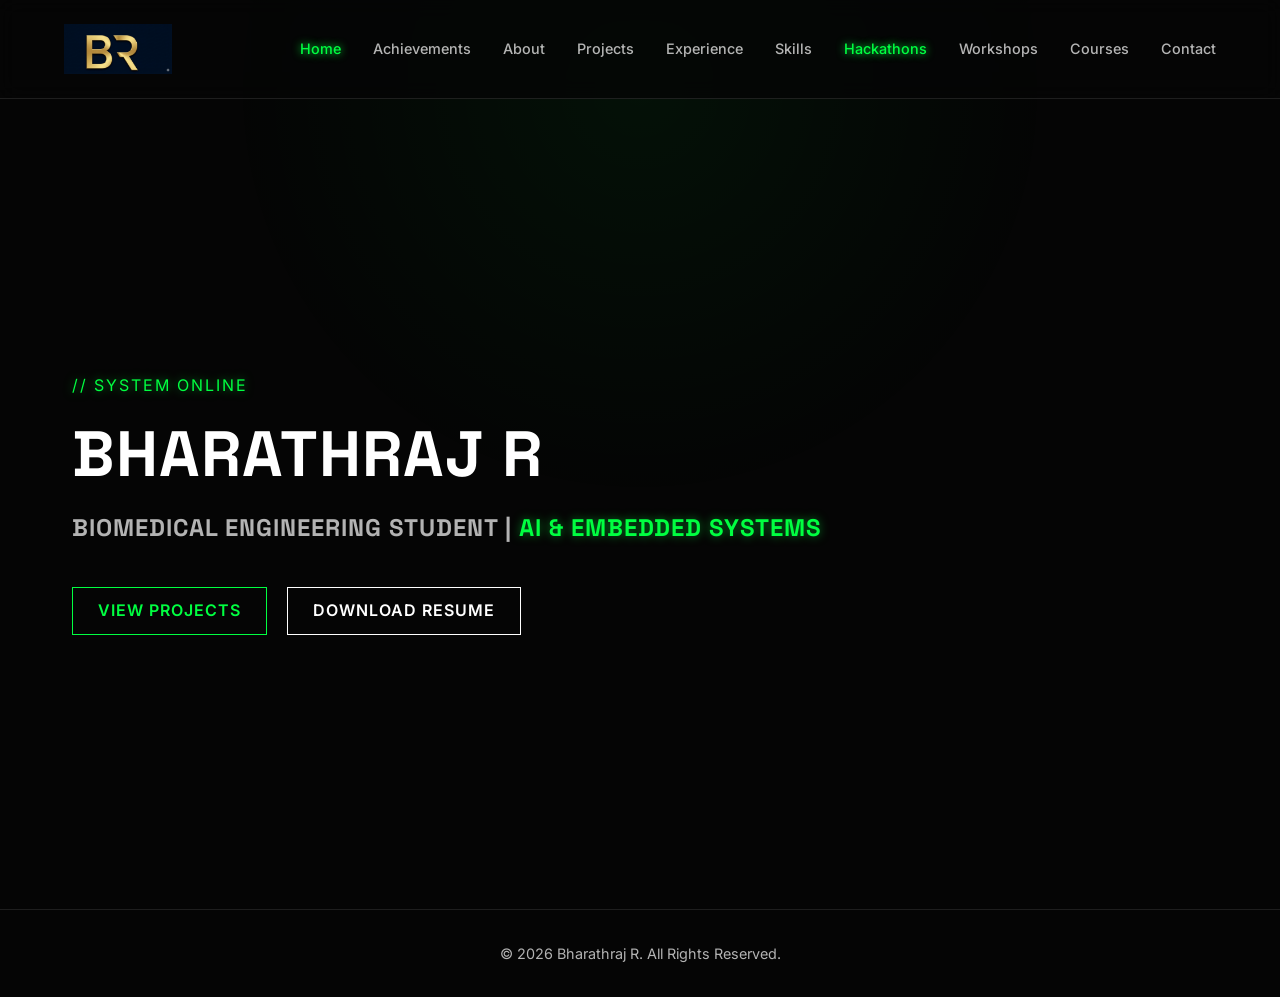
<file: index.html>
<!DOCTYPE html>
<html lang="en">
<head>
    <meta charset="UTF-8">
    <meta name="viewport" content="width=device-width, initial-scale=1.0">
    <title>Bharathraj R | AI & Embedded Systems</title>
    <link rel="stylesheet" href="css/style.css">
    <link href="https://fonts.googleapis.com/css2?family=Inter:wght@300;400;600&family=Space+Grotesk:wght@500;700&display=swap" rel="stylesheet">
</head>
<body>

    <nav>
        </a>
           <img src="images/Gemini_Generated_Image_2h5lo2h5lo2h5lo2.png" alt="BR Logo" class="logo-img" style="height: 50px; width: auto;">
        </a>
        <ul class="nav-links">
           <li><a href="index.html">Home</a></li>
            <li><a href="achievements.html">Achievements</a></li>
            <li><a href="about.html">About</a></li>
            <li><a href="projects.html">Projects</a></li>
            <li><a href="experience.html">Experience</a></li>
            <li><a href="skills.html">Skills</a></li>
            <li><a href="hackathons.html" class="active">Hackathons</a></li>
            <li><a href="workshops.html">Workshops</a></li>
            <li><a href="certifications.html">Courses</a></li>
            <li><a href="contact.html">Contact</a></li>
        </ul>
    </nav>

    <header class="container" style="display: flex; flex-direction: column; justify-content: center; height: 90vh;">
        <div class="fade-in">
            <p class="neon-text" style="letter-spacing: 2px;">// SYSTEM ONLINE</p>
            <h1 style="font-size: 4rem; line-height: 1.1; margin: 20px 0;">BHARATHRAJ R</h1>
            <h2 style="color: var(--text-muted); font-size: 1.5rem; margin-bottom: 40px;">
                Biomedical Engineering Student | <span class="neon-text">AI & Embedded Systems</span>
            </h2>
            <div style="display: flex; gap: 20px;">
                <a href="projects.html" class="btn">View Projects</a>
                <a href="BHARATHRAJ RESUME.pdf" class="btn" style="border-color: white; color: white;">Download Resume</a>
            </div>
        </div>
    </header>

    <footer>
        <p>&copy; 2026 Bharathraj R. All Rights Reserved.</p>
    </footer>

    <script src="js/script.js"></script>
</body>
</html>
</file>
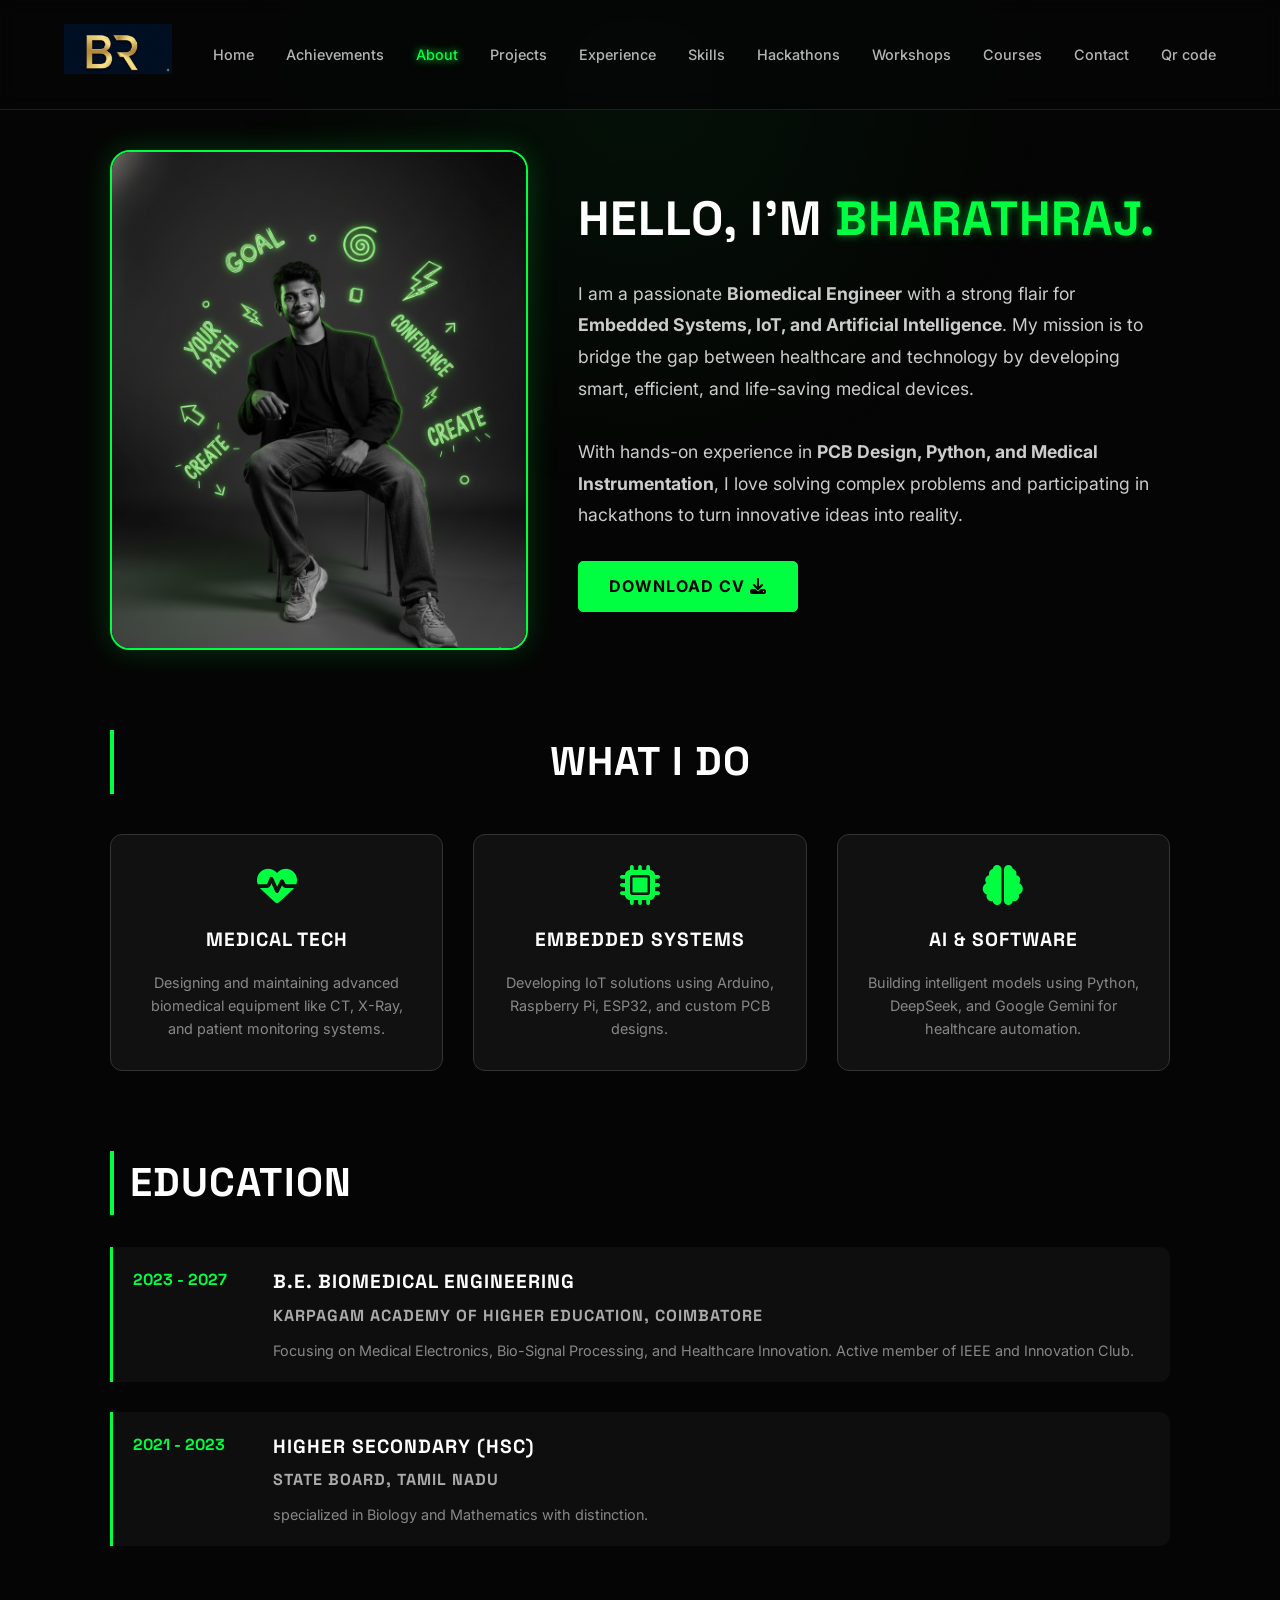
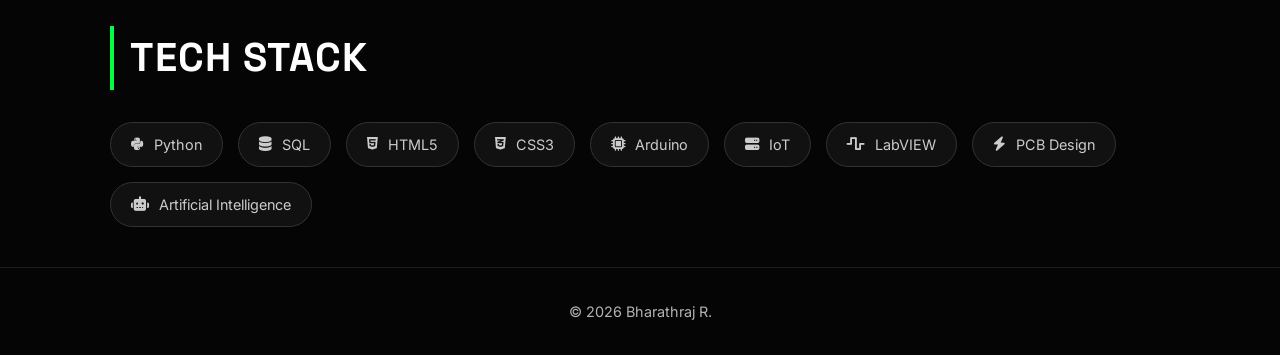
<file: about.html>
<!DOCTYPE html>
<html lang="en">
<head>
    <meta charset="UTF-8">
    <meta name="viewport" content="width=device-width, initial-scale=1.0">
    <title>About | Bharathraj R</title>
    <link rel="stylesheet" href="css/style.css">
    <link href="https://fonts.googleapis.com/css2?family=Inter:wght@300;400;600&family=Space+Grotesk:wght@500;700&display=swap" rel="stylesheet">
    <link rel="stylesheet" href="https://cdnjs.cloudflare.com/ajax/libs/font-awesome/6.4.0/css/all.min.css">
    
    <style>
        /* --- LAYOUT & SPACING --- */
        .container { max-width: 1100px; margin: 0 auto; padding: 40px 20px; }
        
        /* --- HERO SECTION --- */
        .about-hero {
            display: flex;
            align-items: center;
            gap: 50px;
            margin-bottom: 80px;
        }
        
        .hero-img {
            width: 500px;
            height: 500px;
            border-radius: 20px;
            object-fit: cover;
            border: 2px solid var(--neon-green);
            box-shadow: 0 0 30px rgba(0, 255, 65, 0.2);
            transition: 0.3s;
        }
        
        .hero-img:hover { transform: scale(1.02); }

        .hero-text h1 { font-size: 3rem; margin-bottom: 20px; }
        .hero-text p { color: #ccc; line-height: 1.8; font-size: 1.1rem; margin-bottom: 30px; }

        /* --- INFO CARDS --- */
        .info-grid {
            display: grid;
            grid-template-columns: repeat(auto-fit, minmax(250px, 1fr));
            gap: 30px;
            margin-bottom: 80px;
        }

        .info-card {
            background: rgba(255, 255, 255, 0.05);
            padding: 30px;
            border-radius: 12px;
            border: 1px solid #333;
            text-align: center;
            transition: 0.3s;
        }

        .info-card:hover {
            border-color: var(--neon-green);
            transform: translateY(-10px);
            background: rgba(0, 255, 65, 0.05);
        }

        .info-card i { font-size: 2.5rem; color: var(--neon-green); margin-bottom: 20px; }
        .info-card h3 { font-size: 1.2rem; margin-bottom: 15px; }
        .info-card p { color: #888; font-size: 0.9rem; line-height: 1.6; }

        /* --- EDUCATION TIMELINE --- */
        .timeline-section { margin-bottom: 80px; }
        
        .edu-item {
            display: flex;
            gap: 20px;
            margin-bottom: 30px;
            padding: 20px;
            background: rgba(20, 20, 20, 0.6);
            border-left: 3px solid var(--neon-green);
            border-radius: 0 10px 10px 0;
        }

        .edu-date {
            min-width: 120px;
            font-weight: bold;
            color: var(--neon-green);
            font-family: 'Space Grotesk', sans-serif;
        }

        .edu-content h3 { font-size: 1.2rem; margin-bottom: 5px; }
        .edu-content h4 { font-size: 1rem; color: #aaa; margin-bottom: 10px; }
        .edu-content p { color: #888; font-size: 0.9rem; }

        /* --- TECH STACK BADGES --- */
        .skills-wrapper {
            display: flex;
            flex-wrap: wrap;
            gap: 15px;
            margin-top: 20px;
        }

        .skill-badge {
            background: #111;
            border: 1px solid #333;
            padding: 10px 20px;
            border-radius: 50px;
            color: #ccc;
            font-size: 0.9rem;
            display: flex;
            align-items: center;
            gap: 10px;
            transition: 0.3s;
        }

        .skill-badge:hover {
            border-color: var(--neon-green);
            color: white;
            box-shadow: 0 0 15px rgba(0, 255, 65, 0.2);
        }

        /* Responsive */
        @media (max-width: 768px) {
            .about-hero { flex-direction: column; text-align: center; }
            .hero-img { width: 100%; max-width: 300px; }
            .edu-item { flex-direction: column; gap: 10px; }
        }
    </style>
</head>
<body>
    <nav>
        <a href="index.html" class="logo">
            <img src="images/Gemini_Generated_Image_2h5lo2h5lo2h5lo2.png" alt="BR Logo" class="logo-img" style="height: 50px; width: auto;">
        </a>
        <ul class="nav-links">
            <li><a href="index.html">Home</a></li>
            <li><a href="achievements.html">Achievements</a></li>
            <li><a href="about.html" class="active">About</a></li>
            <li><a href="projects.html">Projects</a></li>
            <li><a href="experience.html">Experience</a></li>
            <li><a href="skills.html">Skills</a></li>
            <li><a href="hackathons.html">Hackathons</a></li>
            <li><a href="workshops.html">Workshops</a></li>
            <li><a href="certifications.html">Courses</a></li>
            <li><a href="contact.html">Contact</a></li>
              <li><a href="card.html">Qr code</a></li>
        </ul>
    </nav>

    <div class="container fade-in">
        
        <section class="about-hero">
            <img src="images/Gemini_Generated_Image_8og0ps8og0ps8og0.png" alt="Bharathraj R" class="hero-img">
            <div class="hero-text">
                <h1>Hello, I'm <span class="neon-text">Bharathraj.</span></h1>
                <p>
                    I am a passionate <b>Biomedical Engineer</b> with a strong flair for <b>Embedded Systems, IoT, and Artificial Intelligence</b>. 
                    My mission is to bridge the gap between healthcare and technology by developing smart, efficient, and life-saving medical devices.
                    <br><br>
                    With hands-on experience in <b>PCB Design, Python, and Medical Instrumentation</b>, I love solving complex problems and participating in hackathons to turn innovative ideas into reality.
                </p>
                
                <a href="https://drive.google.com/file/d/1vhd7Hri_uPt32fgH3p04tY4xLObWA3Mw/view?usp=sharing"  target="_blank" class="btn" style="display:inline-block; padding: 12px 30px; background:var(--neon-green); color:black; font-weight:bold; border-radius:5px; text-decoration:none;">Download CV <i class="fas fa-download"></i></a>
            </div>
        </section>

        <h2 class="section-title text-center" style="text-align:center; margin-bottom:40px;">What I Do</h2>
        <div class="info-grid">
            <div class="info-card">
                <i class="fas fa-heartbeat"></i>
                <h3>Medical Tech</h3>
                <p>Designing and maintaining advanced biomedical equipment like CT, X-Ray, and patient monitoring systems.</p>
            </div>
            <div class="info-card">
                <i class="fas fa-microchip"></i>
                <h3>Embedded Systems</h3>
                <p>Developing IoT solutions using Arduino, Raspberry Pi, ESP32, and custom PCB designs.</p>
            </div>
            <div class="info-card">
                <i class="fas fa-brain"></i>
                <h3>AI & Software</h3>
                <p>Building intelligent models using Python, DeepSeek, and Google Gemini for healthcare automation.</p>
            </div>
        </div>

        <h2 class="section-title">Education</h2>
        <div class="timeline-section">
            
            <div class="edu-item">
                <div class="edu-date">2023 - 2027</div>
                <div class="edu-content">
                    <h3>B.E. Biomedical Engineering</h3>
                    <h4>Karpagam Academy of Higher Education, Coimbatore</h4>
                    <p>Focusing on Medical Electronics, Bio-Signal Processing, and Healthcare Innovation. Active member of IEEE and Innovation Club.</p>
                </div>
            </div>

            <div class="edu-item">
                <div class="edu-date">2021 - 2023</div>
                <div class="edu-content">
                    <h3>Higher Secondary (HSC)</h3>
                    <h4>State Board, Tamil Nadu</h4>
                    <p>specialized in Biology and Mathematics with distinction.</p>
                </div>
            </div>

        </div>

        <h2 class="section-title">Tech Stack</h2>
        <div class="skills-wrapper">
            <div class="skill-badge"><i class="fab fa-python"></i> Python</div>
            <div class="skill-badge"><i class="fas fa-database"></i> SQL</div>
            <div class="skill-badge"><i class="fab fa-html5"></i> HTML5</div>
            <div class="skill-badge"><i class="fab fa-css3-alt"></i> CSS3</div>
            <div class="skill-badge"><i class="fas fa-microchip"></i> Arduino</div>
            <div class="skill-badge"><i class="fas fa-server"></i> IoT</div>
            <div class="skill-badge"><i class="fas fa-wave-square"></i> LabVIEW</div>
            <div class="skill-badge"><i class="fas fa-bolt"></i> PCB Design</div>
            <div class="skill-badge"><i class="fas fa-robot"></i> Artificial Intelligence</div>
        </div>

    </div>

    <footer><p>&copy; 2026 Bharathraj R.</p></footer>
    <script src="js/script.js"></script>
</body>
</html>
</file>
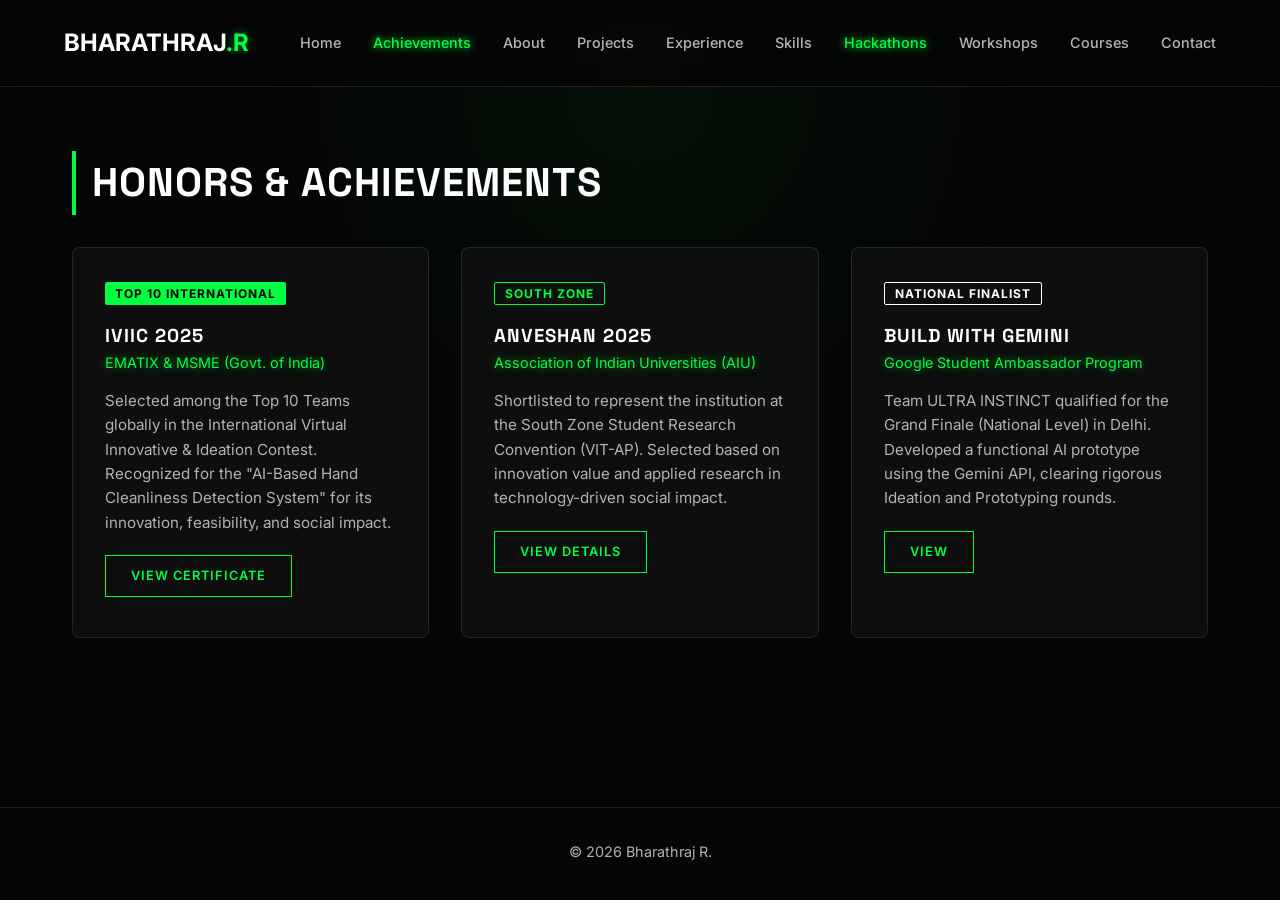
<file: achievements.html>
<!DOCTYPE html>
<html lang="en">
<head>
    <meta charset="UTF-8">
    <meta name="viewport" content="width=device-width, initial-scale=1.0">
    <title>Achievements | Bharathraj R</title>
    <link rel="stylesheet" href="css/style.css">
    <link href="https://fonts.googleapis.com/css2?family=Inter:wght@300;400;600&family=Space+Grotesk:wght@500;700&display=swap" rel="stylesheet">
</head>
<body>
    <nav>
        <div class="logo">BHARATHRAJ<span class="neon-text">.R</span></div>
        <ul class="nav-links">
                <li><a href="index.html">Home</a></li>
            <li><a href="achievements.html">Achievements</a></li>
            <li><a href="about.html">About</a></li>
            <li><a href="projects.html">Projects</a></li>
            <li><a href="experience.html">Experience</a></li>
            <li><a href="skills.html">Skills</a></li>
            <li><a href="hackathons.html" class="active">Hackathons</a></li>
            <li><a href="workshops.html">Workshops</a></li>
            <li><a href="certifications.html">Courses</a></li>
            <li><a href="contact.html">Contact</a></li>
        </ul>
    </nav>

    <div class="container fade-in">
        <h2 class="section-title">Honors & Achievements</h2>
        
        <div class="grid">
            
            <div class="card">
                <div style="margin-bottom: 15px;">
                    <span style="background: var(--neon-green); color: black; padding: 4px 10px; font-size: 0.75rem; font-weight: 700; border-radius: 2px; letter-spacing: 1px;">TOP 10 INTERNATIONAL</span>
                </div>
                <h3>IVIIC 2025</h3>
                <p class="neon-text" style="font-size: 0.9rem; margin-bottom: 15px;">EMATIX & MSME (Govt. of India)</p>
                <p style="color: var(--text-muted); font-size: 0.95rem; line-height: 1.6;">
                    Selected among the Top 10 Teams globally in the International Virtual Innovative & Ideation Contest. Recognized for the "AI-Based Hand Cleanliness Detection System" for its innovation, feasibility, and social impact.
                </p>
                <a href="https://drive.google.com/file/d/1eJg00p7OylzFS20iRinj8AYrZ-ifMX6_/view?usp=sharing" class="btn" style="margin-top: 20px; font-size: 0.8rem;">View Certificate</a>
            </div>

            <div class="card">
                <div style="margin-bottom: 15px;">
                    <span style="border: 1px solid var(--neon-green); color: var(--neon-green); padding: 3px 10px; font-size: 0.75rem; font-weight: 700; border-radius: 2px; letter-spacing: 1px;">SOUTH ZONE</Select></span>
                </div>
                <h3>ANVESHAN 2025</h3>
                <p class="neon-text" style="font-size: 0.9rem; margin-bottom: 15px;">Association of Indian Universities (AIU)</p>
                <p style="color: var(--text-muted); font-size: 0.95rem; line-height: 1.6;">
                    Shortlisted to represent the institution at the South Zone Student Research Convention (VIT-AP). Selected based on innovation value and applied research in technology-driven social impact.
                </p>
                <a href="https://drive.google.com/drive/folders/1V-HW_v0No7hKbj5E8h9VrX3piMVGuDw3?usp=sharing" class="btn" style="margin-top: 20px; font-size: 0.8rem;">View Details</a>
            </div>

            <div class="card">
                <div style="margin-bottom: 15px;">
                    <span style="border: 1px solid white; color: white; padding: 3px 10px; font-size: 0.75rem; font-weight: 700; border-radius: 2px; letter-spacing: 1px;">NATIONAL FINALIST</span>
                </div>
                <h3>Build With Gemini</h3>
                <p class="neon-text" style="font-size: 0.9rem; margin-bottom: 15px;">Google Student Ambassador Program</p>
                <p style="color: var(--text-muted); font-size: 0.95rem; line-height: 1.6;">
                    Team ULTRA INSTINCT qualified for the Grand Finale (National Level) in Delhi. Developed a functional AI prototype using the Gemini API, clearing rigorous Ideation and Prototyping rounds.
                </p>
                <a href="https://www.linkedin.com/posts/bharathrajr2996_innovation-activity-7406422766259945472-jl8t?utm_source=share&utm_medium=member_desktop&rcm=ACoAAEayBTEBFusL8tCXeE-1EZrxdGlycaO0i-8" class="btn" style="margin-top: 20px; font-size: 0.8rem;">View</a>
            </div>

        </div>
    </div>

    <footer><p>&copy; 2026 Bharathraj R.</p></footer>
    <script src="js/script.js"></script>
</body>

</html>
</file>
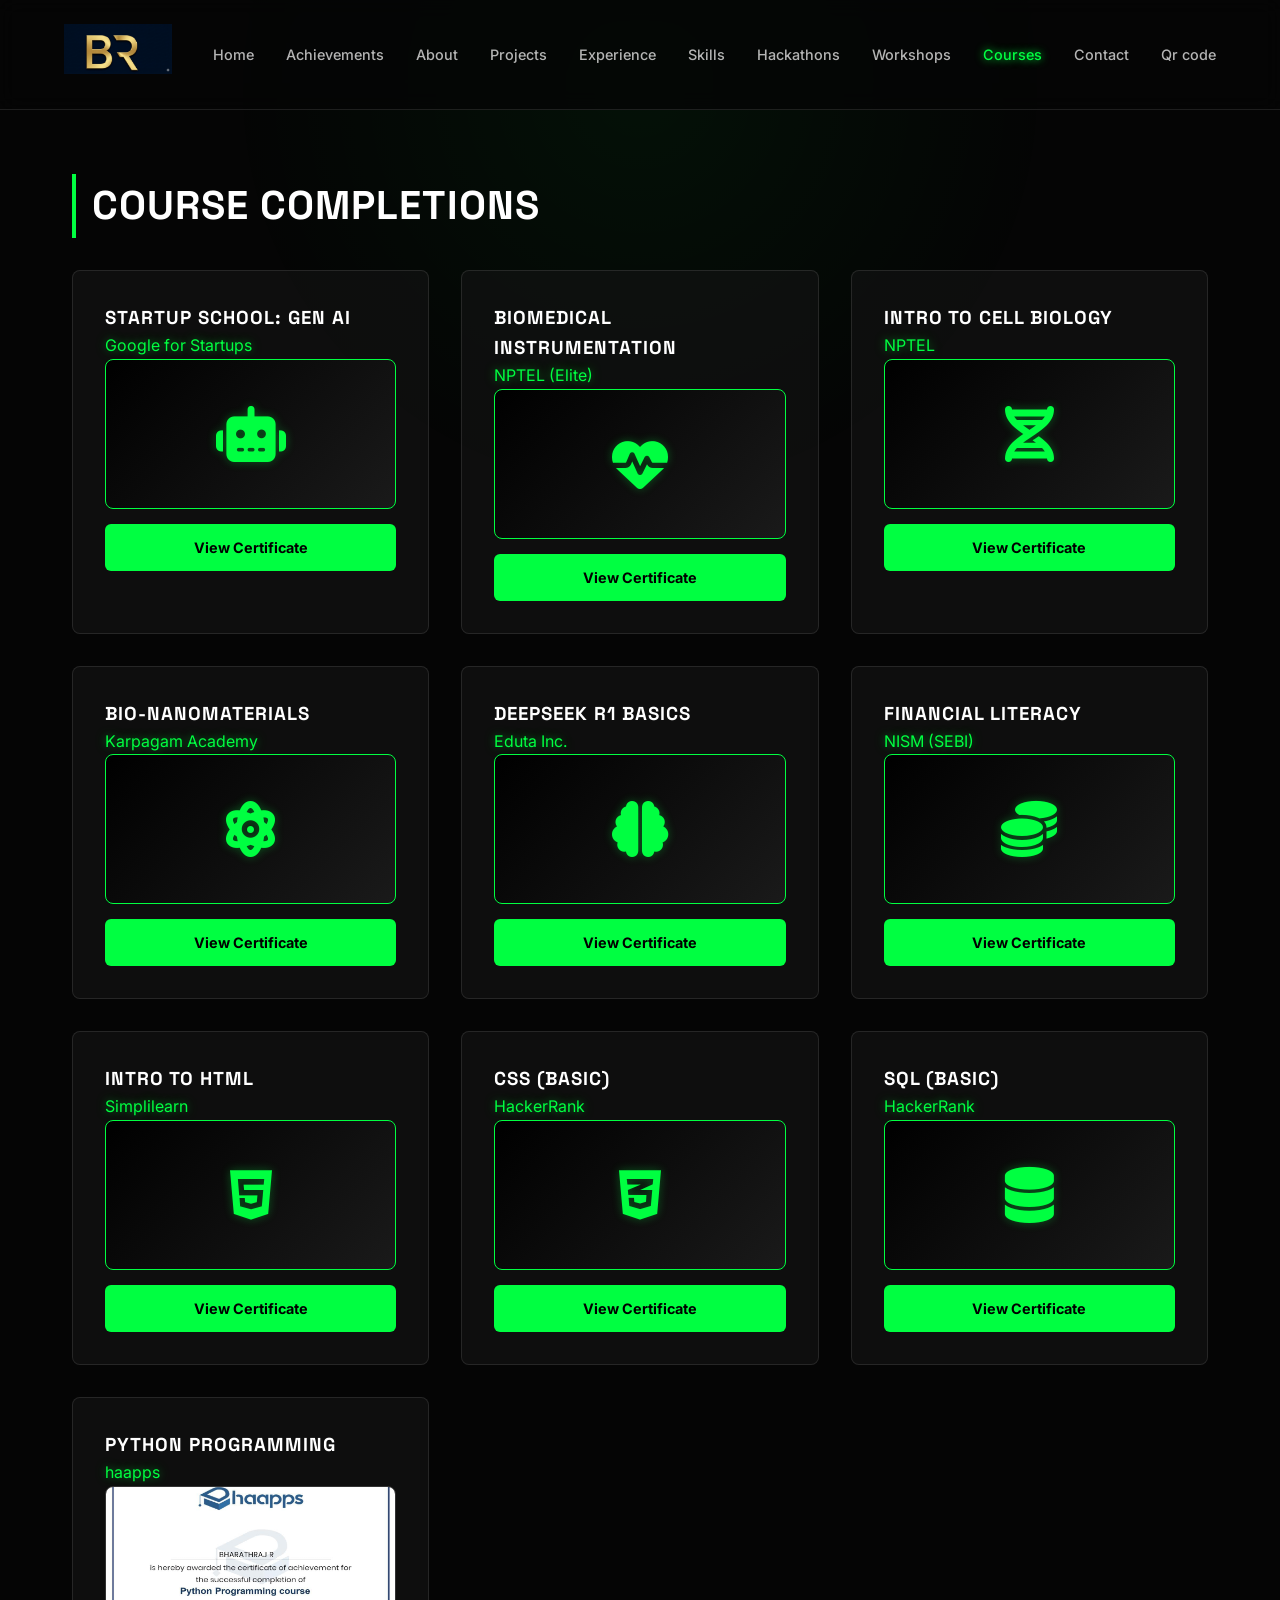
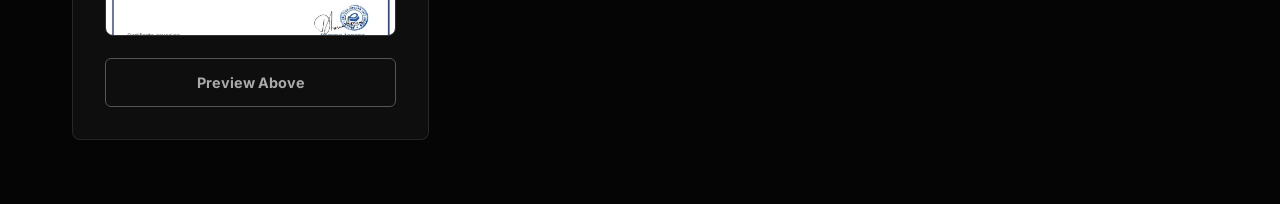
<file: certifications.html>
<!DOCTYPE html>
<html lang="en">
<head>
    <meta charset="UTF-8">
    <meta name="viewport" content="width=device-width, initial-scale=1.0">
    <title>Courses | Bharathraj R</title>
    <link rel="stylesheet" href="css/style.css">
    <link href="https://fonts.googleapis.com/css2?family=Inter:wght@300;400;600&family=Space+Grotesk:wght@500;700&display=swap" rel="stylesheet">
    <link rel="stylesheet" href="https://cdnjs.cloudflare.com/ajax/libs/font-awesome/6.4.0/css/all.min.css">
    <style>
        /* --- VISUAL THUMBNAIL STYLES --- */
        .visual-thumb { 
            width: 100%; 
            height: 150px; 
            display: flex; 
            flex-direction: column;
            align-items: center; 
            justify-content: center; 
            border-radius: 8px; 
            transition: 0.3s;
            position: relative;
            overflow: hidden;
            margin-bottom: 15px;
        }
        
        /* HOVER EFFECT - Enhanced Glow */
        .visual-thumb:hover { 
            transform: scale(1.02);
            box-shadow: 0 0 25px rgba(0, 255, 65, 0.4); /* Stronger Green Glow */
            border-color: #fff;
        }

        .visual-thumb i { 
            font-size: 3.5rem; 
            z-index: 2;
            transition: 0.3s;
        }

        /* --- THE DARK/NEON THEME (Applied to ALL now) --- */
        .grad-hack { 
            /* Black to Dark Grey Gradient */
            background: linear-gradient(135deg, #000000 0%, #1a1a1a 100%); 
            /* Neon Green Border */
            border: 1px solid var(--neon-green); 
        }

        /* Icon Color for this theme */
        .grad-hack i {
            color: var(--neon-green); /* Neon Green Icon */
            text-shadow: 0 0 10px rgba(0, 255, 65, 0.3); /* Slight glow on icon */
        }

        /* --- IMAGE THUMBNAIL STYLE --- */
        .img-thumb { 
            width: 100%; 
            height: 150px; 
            object-fit: cover; 
            border-radius: 8px; 
            border: 1px solid #333; 
            cursor: pointer; 
            transition: 0.3s;
            margin-bottom: 15px;
        }
        .img-thumb:hover { transform: scale(1.02); border-color: var(--neon-green); box-shadow: 0 0 15px var(--neon-green); }

        /* --- BUTTON STYLE --- */
        .btn-view { 
            display: block; 
            width: 100%; 
            padding: 12px; 
            text-align: center; 
            background: var(--neon-green); 
            color: black; 
            font-weight: bold; 
            text-decoration: none; 
            border-radius: 6px; 
            font-size: 0.9rem; 
            transition: 0.3s;
        }
        .btn-view:hover { background: white; box-shadow: 0 0 15px var(--neon-green); }

        /* Lightbox */
        .lightbox { display: none; position: fixed; z-index: 9999; left: 0; top: 0; width: 100%; height: 100%; background: rgba(0,0,0,0.95); align-items: center; justify-content: center; }
        .lightbox-content { max-width: 90%; max-height: 90%; border: 2px solid var(--neon-green); }
    </style>
</head>
<body>
    <nav>
        <a href="index.html" class="logo">
            <img src="images/Gemini_Generated_Image_2h5lo2h5lo2h5lo2.png" alt="BR Logo" class="logo-img" style="height: 50px; width: auto;">
        </a>
        <ul class="nav-links">
            <li><a href="index.html">Home</a></li>
            <li><a href="achievements.html">Achievements</a></li>
            <li><a href="about.html">About</a></li>
            <li><a href="projects.html">Projects</a></li>
            <li><a href="experience.html">Experience</a></li>
            <li><a href="skills.html">Skills</a></li>
            <li><a href="hackathons.html">Hackathons</a></li>
            <li><a href="workshops.html">Workshops</a></li>
            <li><a href="certifications.html" class="active">Courses</a></li>
            <li><a href="contact.html">Contact</a></li>
             <li><a href="card.html">Qr code</a></li>
        </ul>
    </nav>

    <div class="container">
        <h2 class="section-title">Course Completions</h2>
        <div class="grid">

            <div class="card">
                <h3>Startup School: Gen AI</h3>
                <p class="neon-text">Google for Startups</p>
                <div class="visual-thumb grad-hack">
                    <i class="fas fa-robot"></i>
                </div>
                <a href="images/certificate_BHARATHRAJ_RAVICHANDIRAN.pdf" target="_blank" class="btn-view">View Certificate</a>
            </div>

            <div class="card">
                <h3>Biomedical Instrumentation</h3>
                <p class="neon-text">NPTEL (Elite)</p>
                <div class="visual-thumb grad-hack">
                    <i class="fas fa-heart-pulse"></i>
                </div>
                <a href="images/nd2_ns_nou25_bt02_2515140029584_nou25_bt02.pdf" target="_blank" class="btn-view">View Certificate</a>
            </div>

            <div class="card">
                <h3>Intro to Cell Biology</h3>
                <p class="neon-text">NPTEL</p>
                <div class="visual-thumb grad-hack">
                    <i class="fas fa-dna"></i>
                </div>
                <a href="images/NPTEL25BT69S45430020310255569.pdf" target="_blank" class="btn-view">View Certificate</a>
            </div>

            <div class="card">
                <h3>Bio-nanomaterials</h3>
                <p class="neon-text">Karpagam Academy</p>
                <div class="visual-thumb grad-hack">
                    <i class="fas fa-atom"></i>
                </div>
                <a href="images/downloadfile.bin (4).pdf" target="_blank" class="btn-view">View Certificate</a>
            </div>

            <div class="card">
                <h3>DeepSeek R1 Basics</h3>
                <p class="neon-text">Eduta Inc.</p>
                <div class="visual-thumb grad-hack">
                    <i class="fas fa-brain"></i>
                </div>
                <a href="images/certificate (1).pdf" target="_blank" class="btn-view">View Certificate</a>
            </div>

            <div class="card">
                <h3>Financial Literacy</h3>
                <p class="neon-text">NISM (SEBI)</p>
                <div class="visual-thumb grad-hack">
                    <i class="fas fa-coins"></i>
                </div>
                <a href="images/Financial Literacy Course for Bharat from NISM.pdf" target="_blank" class="btn-view">View Certificate</a>
            </div>

            <div class="card">
                <h3>Intro to HTML</h3>
                <p class="neon-text">Simplilearn</p>
                <div class="visual-thumb grad-hack">
                    <i class="fab fa-html5"></i>
                </div>
                <a href="images/3403101_Introduction_to_HTML_9655716.pdf" target="_blank" class="btn-view">View Certificate</a>
            </div>

            <div class="card">
                <h3>CSS (Basic)</h3>
                <p class="neon-text">HackerRank</p>
                <div class="visual-thumb grad-hack">
                    <i class="fab fa-css3-alt"></i>
                </div>
                <a href="images/css certificate.pdf" target="_blank" class="btn-view">View Certificate</a>
            </div>

            <div class="card">
                <h3>SQL (Basic)</h3>
                <p class="neon-text">HackerRank</p>
                <div class="visual-thumb grad-hack">
                    <i class="fas fa-database"></i>
                </div>
                <a href="images/sql_basic certificate.pdf" target="_blank" class="btn-view">View Certificate</a>
            </div>

            <div class="card">
                <h3>Python Programming</h3>
                <p class="neon-text">haapps</p>
                <img src="images/WhatsApp Image 2026-01-06 at 9.31.25 AM.jpeg" class="img-thumb" onclick="openLightbox(this)">
                <a href="#" onclick="return false;" class="btn-view" style="background:transparent; border:1px solid #555; color:#aaa;">Preview Above</a>
            </div>

        </div>
    </div>

    <div id="lightbox" class="lightbox" onclick="this.style.display='none'">
        <img id="lightbox-img" class="lightbox-content">
    </div>
    
    <script>
        function openLightbox(el) {
            document.getElementById('lightbox-img').src = el.src;
            document.getElementById('lightbox').style.display = 'flex';
        }
    </script>
</body>
</html>
</file>
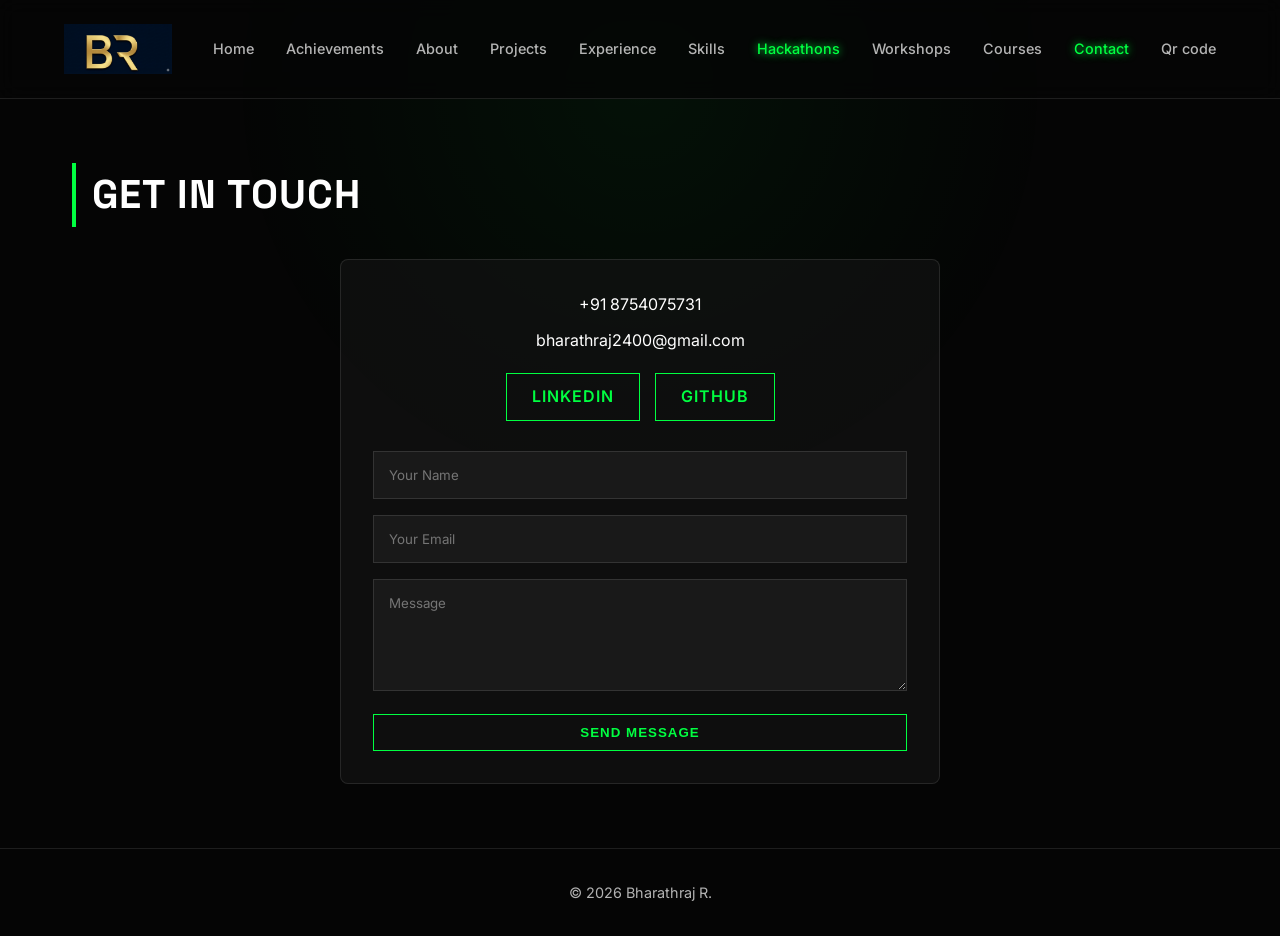
<file: contact.html>
<!DOCTYPE html>
<html lang="en">
<head>
    <meta charset="UTF-8">
    <meta name="viewport" content="width=device-width, initial-scale=1.0">
    <title>Contact | Bharathraj R</title>
    <link rel="stylesheet" href="css/style.css">
    <link href="https://fonts.googleapis.com/css2?family=Inter:wght@300;400;600&family=Space+Grotesk:wght@500;700&display=swap" rel="stylesheet">
</head>
<body>
    <nav>
        </a>
           <img src="images/Gemini_Generated_Image_2h5lo2h5lo2h5lo2.png" alt="BR Logo" class="logo-img" style="height: 50px; width: auto;">
        </a>
        <ul class="nav-links">
            <li><a href="index.html">Home</a></li>
            <li><a href="achievements.html">Achievements</a></li>
            <li><a href="about.html">About</a></li>
            <li><a href="projects.html">Projects</a></li>
            <li><a href="experience.html">Experience</a></li>
            <li><a href="skills.html">Skills</a></li>
            <li><a href="hackathons.html" class="active">Hackathons</a></li>
            <li><a href="workshops.html">Workshops</a></li>
            <li><a href="certifications.html">Courses</a></li>
            <li><a href="contact.html">Contact</a></li>
            <li><a href="card.html">Qr code</a></li>
        </ul>
    </nav>

    <div class="container fade-in" style="display: flex; flex-direction: column; justify-content: center;">
        <h2 class="section-title">Get In Touch</h2>
        <div class="card" style="max-width: 600px; margin: 0 auto; width: 100%;">
            
            <div style="text-align: center; margin-bottom: 30px;">
                <p style="margin-bottom: 10px;">+91 8754075731</p>
                <p style="margin-bottom: 20px;">bharathraj2400@gmail.com</p>
                
                <div style="display: flex; gap: 15px; justify-content: center;">
                    <a href="https://www.linkedin.com/in/bharathrajr2996" target="_blank" class="btn">LinkedIn</a>
                    <a href="https://github.com/BHARATHRAJ-2996" target="_blank" class="btn">GitHub</a>
                </div>
            </div>

            <form id="contactForm">
                <input type="text" placeholder="Your Name" required>
                <input type="email" placeholder="Your Email" required>
                <textarea rows="5" placeholder="Message" required></textarea>
                <button type="submit" class="btn" style="width: 100%;">Send Message</button>
            </form>
        </div>
    </div>

    <footer><p>&copy; 2026 Bharathraj R.</p></footer>
    <script src="js/script.js"></script>
</body>
</html>
</file>
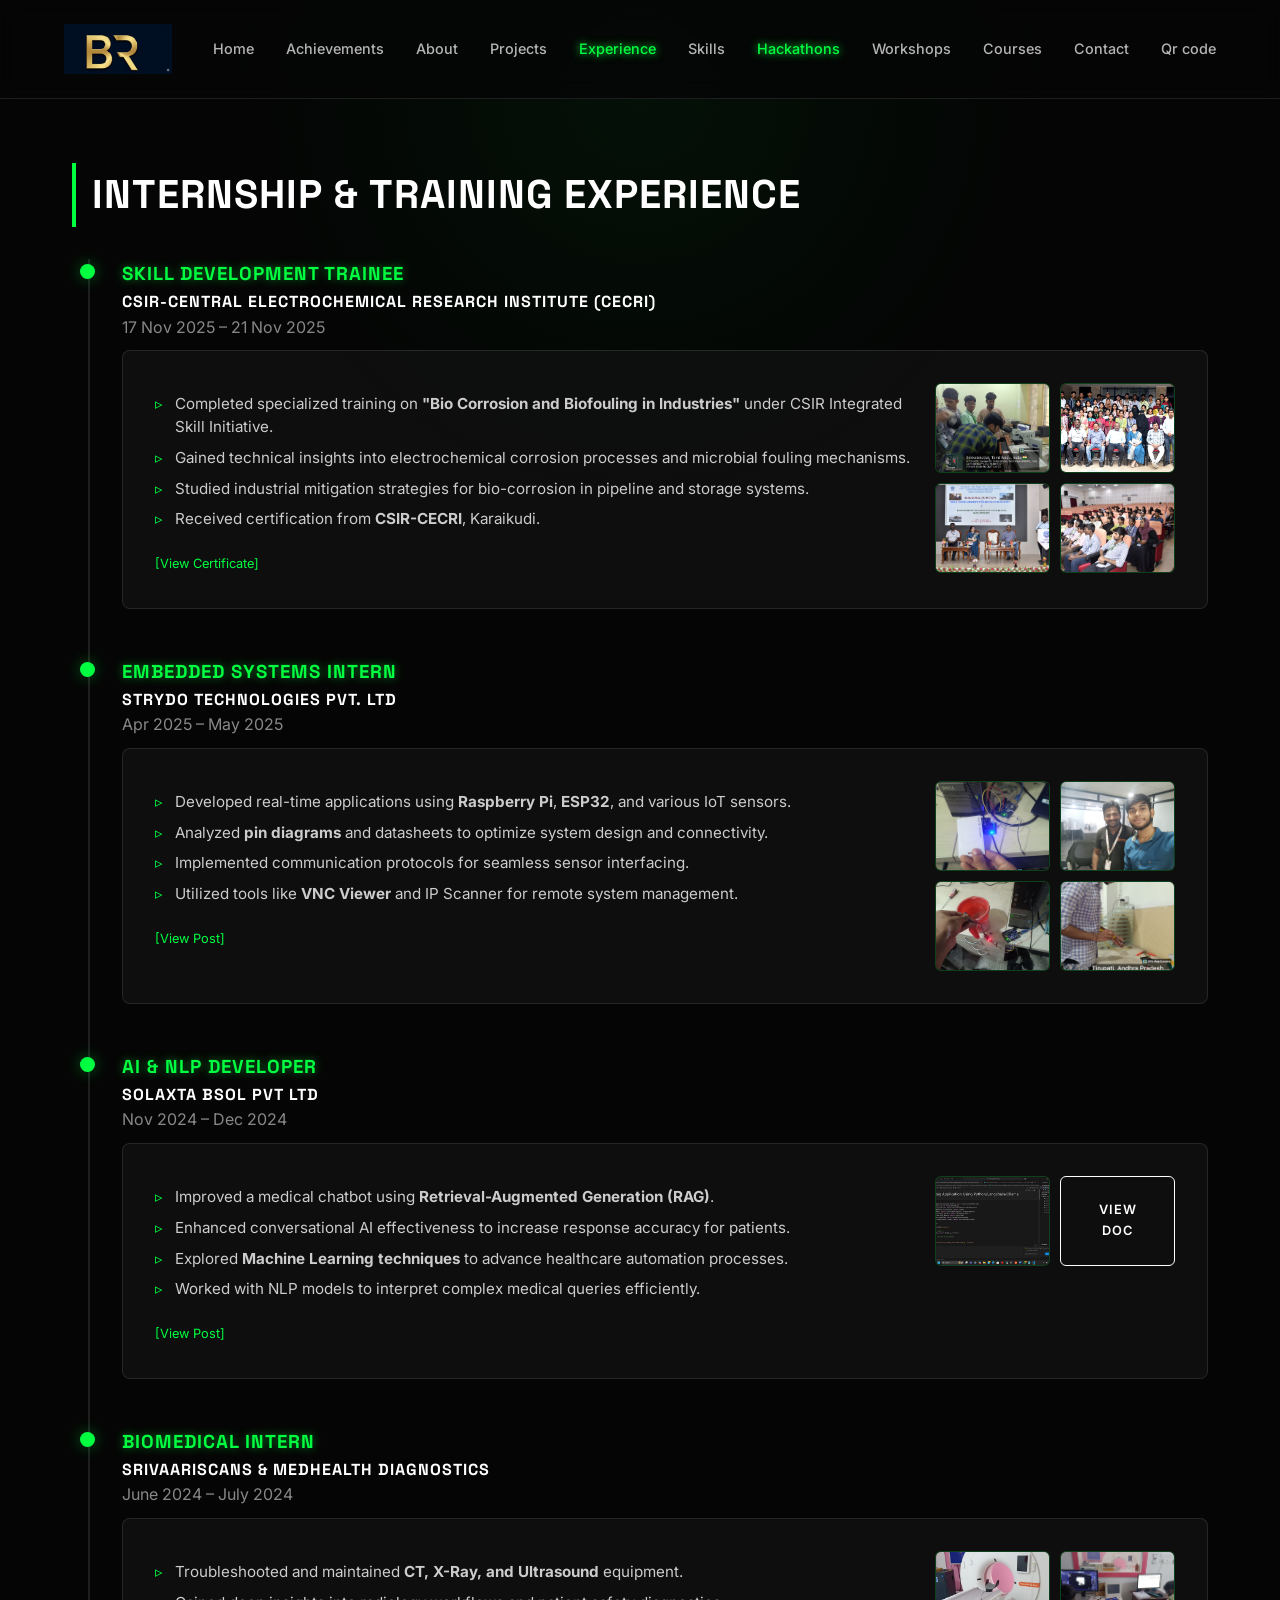
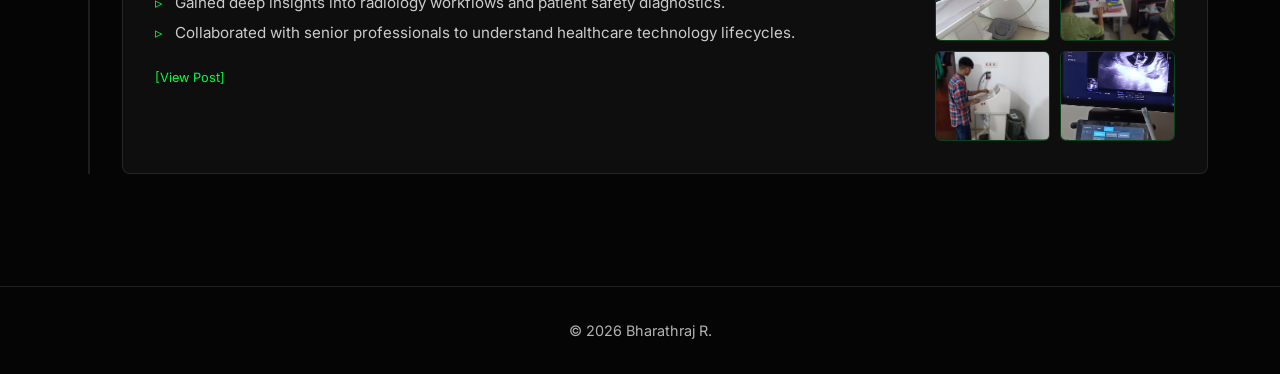
<file: experience.html>
<!DOCTYPE html>
<html lang="en">
<head>
    <meta charset="UTF-8">
    <meta name="viewport" content="width=device-width, initial-scale=1.0">
    <title>Experience | Bharathraj R</title>
    <link rel="stylesheet" href="css/style.css">
    <link href="https://fonts.googleapis.com/css2?family=Inter:wght@300;400;600&family=Space+Grotesk:wght@500;700&display=swap" rel="stylesheet">
    
    <style>
        /* --- LAYOUT: TEXT LEFT, IMAGES RIGHT --- */
        .exp-layout {
            display: flex;
            align-items: flex-start;
            gap: 20px;
            justify-content: space-between;
        }

        .exp-text {
            flex: 1; /* Takes up remaining space */
        }

        /* Bullet Point Styling */
        .exp-text ul {
            list-style: none;
            padding-left: 0;
            margin-top: 10px;
        }
        
        .exp-text li {
            position: relative;
            padding-left: 20px;
            margin-bottom: 8px;
            color: #ccc;
            font-size: 0.95rem;
            line-height: 1.5;
        }

        .exp-text li::before {
            content: '▹';
            position: absolute;
            left: 0;
            color: var(--neon-green);
        }

        /* --- GALLERY GRID (2x2 Layout) --- */
        .exp-gallery {
            flex-shrink: 0;
            display: grid;
            grid-template-columns: repeat(2, 1fr); /* 2 columns */
            gap: 10px;
            width: 240px; /* Fixed width for gallery side */
        }

        .gallery-img {
            width: 100%;
            height: 90px;
            object-fit: cover;
            border-radius: 6px;
            border: 1px solid rgba(0, 255, 65, 0.2);
            transition: all 0.3s ease;
            cursor: zoom-in;
            background: #111;
        }

        .gallery-img:hover {
            transform: scale(1.05);
            border-color: var(--neon-green);
            box-shadow: 0 0 15px rgba(0, 255, 65, 0.3);
            z-index: 2;
        }

        /* --- LIGHTBOX STYLES --- */
        .lightbox {
            display: none;
            position: fixed;
            z-index: 9999;
            left: 0;
            top: 0;
            width: 100%;
            height: 100%;
            background-color: rgba(0, 0, 0, 0.95);
            backdrop-filter: blur(5px);
            justify-content: center;
            align-items: center;
            opacity: 0;
            transition: opacity 0.3s ease;
        }

        .lightbox.active {
            display: flex;
            opacity: 1;
        }

        .lightbox-content {
            max-width: 90%;
            max-height: 90%;
            border: 2px solid var(--neon-green);
            border-radius: 8px;
            box-shadow: 0 0 30px rgba(0, 255, 65, 0.2);
            transform: scale(0.9);
            transition: transform 0.3s ease;
        }

        .lightbox.active .lightbox-content {
            transform: scale(1);
        }

        .close-btn {
            position: absolute;
            top: 20px;
            right: 30px;
            color: #fff;
            font-size: 40px;
            font-weight: bold;
            cursor: pointer;
            transition: 0.3s;
        }

        .close-btn:hover {
            color: var(--neon-green);
        }

        /* Mobile Responsive */
        @media (max-width: 768px) {
            .exp-layout {
                flex-direction: column-reverse; /* Stack vertically on mobile */
                align-items: flex-start;
            }
            .exp-gallery {
                width: 100%;
                grid-template-columns: repeat(4, 1fr); /* 4 in a row on mobile */
            }
        }
    </style>
</head>
<body>
    <nav>
       </a>
           <img src="images/Gemini_Generated_Image_2h5lo2h5lo2h5lo2.png" alt="BR Logo" class="logo-img" style="height: 50px; width: auto;">
        </a>
        <ul class="nav-links">
            <li><a href="index.html">Home</a></li>
            <li><a href="achievements.html">Achievements</a></li>
            <li><a href="about.html">About</a></li>
            <li><a href="projects.html">Projects</a></li>
            <li><a href="experience.html">Experience</a></li>
            <li><a href="skills.html">Skills</a></li>
            <li><a href="hackathons.html" class="active">Hackathons</a></li>
            <li><a href="workshops.html">Workshops</a></li>
            <li><a href="certifications.html">Courses</a></li>
            <li><a href="contact.html">Contact</a></li>
             <li><a href="card.html">Qr code</a></li>
        </ul>
    </nav>

    <div id="lightbox" class="lightbox" onclick="closeLightbox()">
        <span class="close-btn">&times;</span>
        <img class="lightbox-content" id="lightbox-img">
    </div>

    <div class="container fade-in">
        <h2 class="section-title">Internship & Training Experience</h2>
        
        <div class="timeline">

            <div class="timeline-item">
                <h3 class="neon-text">Skill Development Trainee</h3>
                <h4>CSIR-Central Electrochemical Research Institute (CECRI)</h4>
                <p style="color: #888; margin-bottom: 10px;">17 Nov 2025 – 21 Nov 2025</p>
                <div class="card">
                    <div class="exp-layout">
                        <div class="exp-text">
                            <ul>
                                <li>Completed specialized training on <b>"Bio Corrosion and Biofouling in Industries"</b> under CSIR Integrated Skill Initiative.</li>
                                <li>Gained technical insights into electrochemical corrosion processes and microbial fouling mechanisms.</li>
                                <li>Studied industrial mitigation strategies for bio-corrosion in pipeline and storage systems.</li>
                                <li>Received certification from <b>CSIR-CECRI</b>, Karaikudi.</li>
                            </ul>
                            <a href="images/WhatsApp Image 2026-01-06 at 12.56.17 AM.jpeg" style="font-size: 0.8rem; color: var(--neon-green); margin-top: 15px; display: inline-block;">[View Certificate]</a>
                        </div>
                        
                        <div class="exp-gallery">
                            <img src="images/WhatsApp Image 2026-01-06 at 12.54.17 AM.jpeg" class="gallery-img" onclick="openLightbox(this)">
                            <img src="images/WhatsApp Image 2026-01-06 at 12.54.16 AM.jpeg" class="gallery-img" onclick="openLightbox(this)">
                            <img src="images/WhatsApp Image 2026-01-06 at 12.54.16 AM (1).jpeg" class="gallery-img" onclick="openLightbox(this)">
                            <img src="images/WhatsApp Image 2026-01-06 at 12.54.15 AM.jpeg" class="gallery-img" onclick="openLightbox(this)">
                        </div>
                    </div>
                </div>
            </div>
            
            <div class="timeline-item">
                <h3 class="neon-text">Embedded Systems Intern</h3>
                <h4>Strydo Technologies Pvt. Ltd</h4>
                <p style="color: #888; margin-bottom: 10px;">Apr 2025 – May 2025</p>
                <div class="card">
                    <div class="exp-layout">
                        <div class="exp-text">
                            <ul>
                                <li>Developed real-time applications using <b>Raspberry Pi</b>, <b>ESP32</b>, and various IoT sensors.</li>
                                <li>Analyzed <b>pin diagrams</b> and datasheets to optimize system design and connectivity.</li>
                                <li>Implemented communication protocols for seamless sensor interfacing.</li>
                                <li>Utilized tools like <b>VNC Viewer</b> and IP Scanner for remote system management.</li>
                            </ul>
                            <a href="https://www.linkedin.com/posts/bharathrajr2996_internshipexperience-embeddedsystems-iot-activity-7337042373710909441-Rm8d" target="_blank" style="font-size: 0.8rem; color: var(--neon-green); margin-top: 15px; display: inline-block;">[View Post]</a>
                        </div>
                        
                        <div class="exp-gallery">
                            <img src="images/WhatsApp Image 2026-01-05 at 11.57.40 PM (1).jpeg" alt="Strydo 1" class="gallery-img" onclick="openLightbox(this)">
                            <img src="images/WhatsApp Image 2026-01-05 at 11.57.40 PM.jpeg" alt="Strydo 2" class="gallery-img" onclick="openLightbox(this)">
                            <img src="images/WhatsApp Image 2026-01-05 at 11.57.41 PM.jpeg" alt="Strydo 3" class="gallery-img" onclick="openLightbox(this)">
                            <img src="images/WhatsApp Image 2026-01-05 at 11.57.42 PM.jpeg" alt="Strydo 4" class="gallery-img" onclick="openLightbox(this)">
                        </div>
                    </div>
                </div>
            </div>

            <div class="timeline-item">
                <h3 class="neon-text">AI & NLP Developer</h3>
                <h4>Solaxta Bsol Pvt Ltd</h4>
                <p style="color: #888; margin-bottom: 10px;">Nov 2024 – Dec 2024</p>
                <div class="card">
                    <div class="exp-layout">
                        <div class="exp-text">
                            <ul>
                                <li>Improved a medical chatbot using <b>Retrieval-Augmented Generation (RAG)</b>.</li>
                                <li>Enhanced conversational AI effectiveness to increase response accuracy for patients.</li>
                                <li>Explored <b>Machine Learning techniques</b> to advance healthcare automation processes.</li>
                                <li>Worked with NLP models to interpret complex medical queries efficiently.</li>
                            </ul>
                            <a href="https://www.linkedin.com/posts/bharathrajr2996_ai-machinelearning-llama-activity-7293331118290874369-T3RZ?utm_source=share&utm_medium=member_desktop&rcm=ACoAAEayBTEBFusL8tCXeE-1EZrxdGlycaO0i-8" target="_blank" style="font-size: 0.8rem; color: var(--neon-green); margin-top: 15px; display: inline-block;">[View Post]</a>
                        </div>
                        
                        <div class="exp-gallery">
                            <img src="images/Picture1.png" class="gallery-img" onclick="openLightbox(this)">
                            <a href="intenship report.docm" class="btn" style="border: 1px solid #fff; color: #fff; text-align: center; font-size: 0.8rem; display: flex; align-items: center; justify-content: center; height: 90px; border-radius: 6px;">View Doc</a>
                        </div>
                    </div>
                </div>
            </div>

            <div class="timeline-item">
                <h3 class="neon-text">Biomedical Intern</h3>
                <h4>SriVaariScans & Medhealth Diagnostics</h4>
                <p style="color: #888; margin-bottom: 10px;">June 2024 – July 2024</p>
                <div class="card">
                    <div class="exp-layout">
                        <div class="exp-text">
                            <ul>
                                <li>Troubleshooted and maintained <b>CT, X-Ray, and Ultrasound</b> equipment.</li>
                                <li>Gained deep insights into radiology workflows and patient safety diagnostics.</li>
                                <li>Collaborated with senior professionals to understand healthcare technology lifecycles.</li>
                            </ul>
                            <a href="https://www.linkedin.com/posts/bharathrajr2996_hi-everyone-i-have-successfully-completed-activity-7242117525839216640-qcFI?utm_source=share&utm_medium=member_desktop&rcm=ACoAAEayBTEBFusL8tCXeE-1EZrxdGlycaO0i-8" target="_blank" style="font-size: 0.8rem; color: var(--neon-green); margin-top: 15px; display: inline-block;">[View Post]</a>
                        </div>
                        
                        <div class="exp-gallery">
                            <img src="images/WhatsApp Image 2026-01-06 at 12.34.29 AM (1).jpeg" alt="Medical 1" class="gallery-img" onclick="openLightbox(this)">
                            <img src="images/WhatsApp Image 2026-01-06 at 12.34.29 AM.jpeg" alt="Medical 2" class="gallery-img" onclick="openLightbox(this)">
                            <img src="images/WhatsApp Image 2026-01-06 at 12.35.35 AM (1).jpeg" alt="Medical 3" class="gallery-img" onclick="openLightbox(this)">
                            <img src="images/WhatsApp Image 2026-01-06 at 12.35.35 AM.jpeg" alt="Medical 4" class="gallery-img" onclick="openLightbox(this)">
                        </div>
                    </div>
                </div>
            </div>

        </div>
    </div>

    <footer><p>&copy; 2026 Bharathraj R.</p></footer>
    
    <script src="js/script.js"></script>
    
    <script>
        const lightbox = document.getElementById('lightbox');
        const lightboxImg = document.getElementById('lightbox-img');

        function openLightbox(imgElement) {
            lightbox.classList.add('active');
            lightboxImg.src = imgElement.src;
        }

        function closeLightbox() {
            lightbox.classList.remove('active');
        }
    </script>
</body>
</html>
</file>
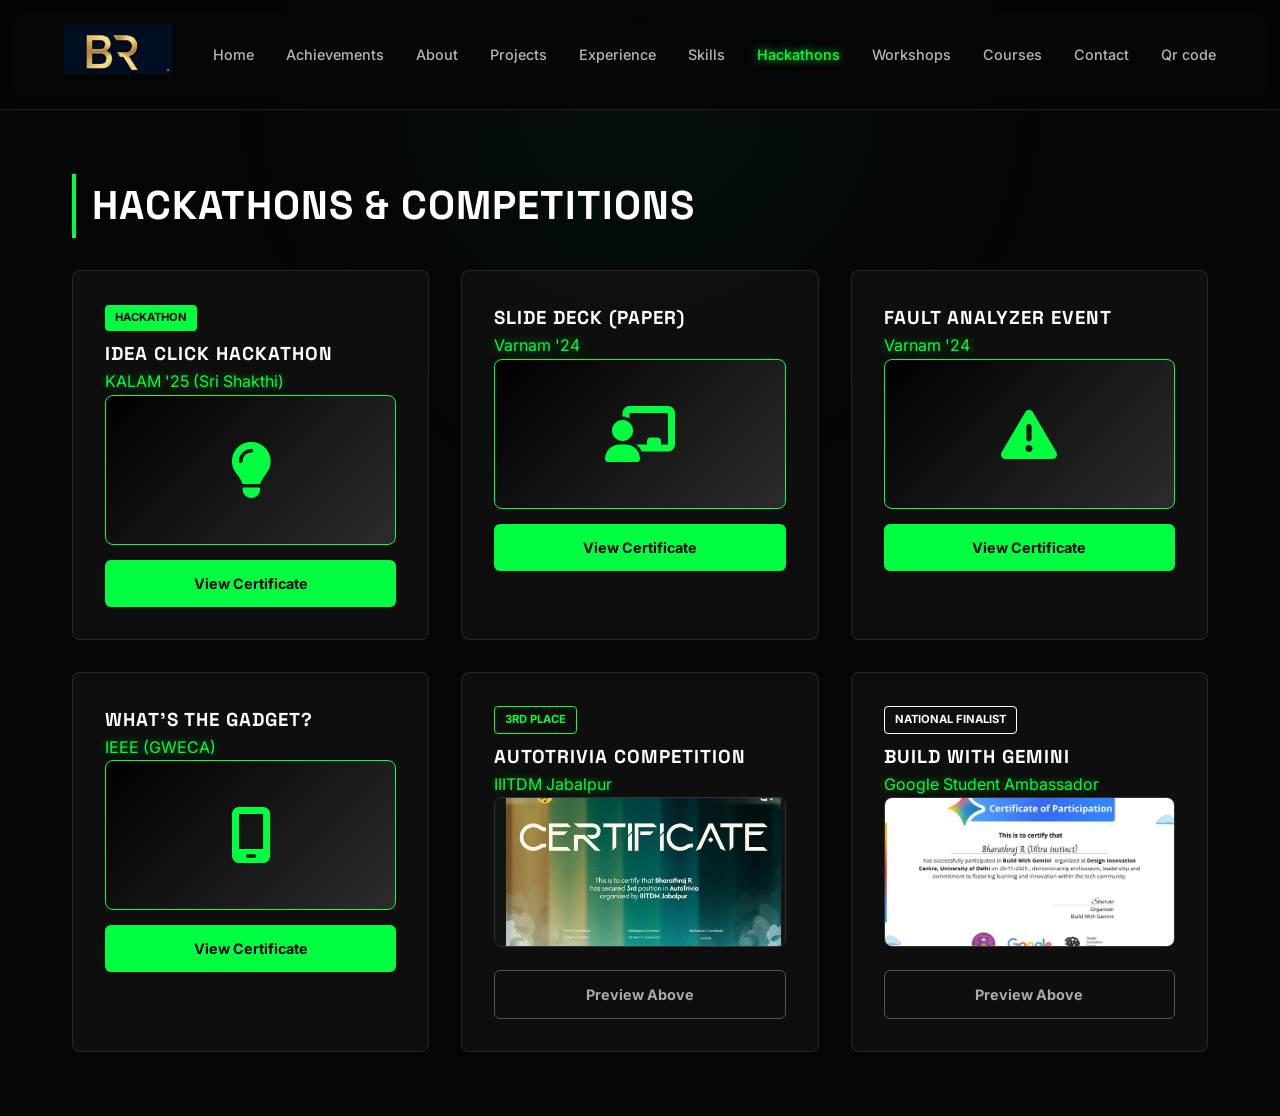
<file: hackathons.html>
<!DOCTYPE html>
<html lang="en">
<head>
    <meta charset="UTF-8">
    <meta name="viewport" content="width=device-width, initial-scale=1.0">
    <title>Hackathons | Bharathraj R</title>
    <link rel="stylesheet" href="css/style.css">
    <link href="https://fonts.googleapis.com/css2?family=Inter:wght@300;400;600&family=Space+Grotesk:wght@500;700&display=swap" rel="stylesheet">
    <link rel="stylesheet" href="https://cdnjs.cloudflare.com/ajax/libs/font-awesome/6.4.0/css/all.min.css">
    <style>
        /* --- VISUAL THUMBNAIL STYLES (The Icon Box) --- */
        .visual-thumb { 
            width: 100%; 
            height: 150px; 
            display: flex; 
            flex-direction: column;
            align-items: center; 
            justify-content: center; 
            border-radius: 8px; 
            transition: 0.3s;
            position: relative;
            overflow: hidden;
            border: 1px solid rgba(255,255,255,0.1);
            margin-bottom: 15px;
        }
        
        .visual-thumb:hover { 
            transform: scale(1.02);
            box-shadow: 0 0 20px rgba(0, 255, 65, 0.3);
        }

        .visual-thumb i { 
            font-size: 3.5rem; 
            color: var(--neon-green); /* Neon Green Icon */
            z-index: 2;
        }

        /* --- THEME GRADIENT --- */
        /* Dark Gradient for Hackathons */
        .grad-hack { 
            background: linear-gradient(135deg, #000000 0%, #2c2c2c 100%); 
            border: 1px solid var(--neon-green); 
        } 

        /* --- IMAGE THUMBNAIL STYLE --- */
        .img-thumb { 
            width: 100%; 
            height: 150px; 
            object-fit: cover; 
            border-radius: 8px; 
            border: 1px solid #333; 
            cursor: pointer; 
            transition: 0.3s;
            margin-bottom: 15px;
        }
        .img-thumb:hover { transform: scale(1.02); border-color: var(--neon-green); box-shadow: 0 0 15px var(--neon-green); }

        /* --- BUTTON STYLE --- */
        .btn-view { 
            display: block; 
            width: 100%; 
            padding: 12px; 
            text-align: center; 
            background: var(--neon-green); 
            color: black; 
            font-weight: bold; 
            text-decoration: none; 
            border-radius: 6px; 
            font-size: 0.9rem; 
            transition: 0.3s;
        }
        .btn-view:hover { background: white; box-shadow: 0 0 15px var(--neon-green); }

        /* --- BADGES --- */
        .badge {
            display: inline-block;
            padding: 4px 10px;
            font-size: 0.7rem;
            font-weight: bold;
            margin-bottom: 8px;
            border-radius: 4px;
        }
        .badge-green { background: var(--neon-green); color: black; }
        .badge-outline { border: 1px solid var(--neon-green); color: var(--neon-green); }
        .badge-white { border: 1px solid white; color: white; }

        /* Lightbox */
        .lightbox { display: none; position: fixed; z-index: 9999; left: 0; top: 0; width: 100%; height: 100%; background: rgba(0,0,0,0.95); align-items: center; justify-content: center; }
        .lightbox-content { max-width: 90%; max-height: 90%; border: 2px solid var(--neon-green); }
    </style>
</head>
<body>
    <nav>
        <a href="index.html" class="logo">
            <img src="images/Gemini_Generated_Image_2h5lo2h5lo2h5lo2.png" alt="BR Logo" class="logo-img" style="height: 50px; width: auto;">
        </a>
        <ul class="nav-links">
            <li><a href="index.html">Home</a></li>
            <li><a href="achievements.html">Achievements</a></li>
            <li><a href="about.html">About</a></li>
            <li><a href="projects.html">Projects</a></li>
            <li><a href="experience.html">Experience</a></li>
            <li><a href="skills.html">Skills</a></li>
            <li><a href="hackathons.html" class="active">Hackathons</a></li>
            <li><a href="workshops.html">Workshops</a></li>
            <li><a href="certifications.html">Courses</a></li>
            <li><a href="contact.html">Contact</a></li>
             <li><a href="card.html">Qr code</a></li>
        </ul>
    </nav>

    <div class="container">
        <h2 class="section-title">Hackathons & Competitions</h2>
        <div class="grid">

            <div class="card">
                <span class="badge badge-green">HACKATHON</span>
                <h3>Idea Click Hackathon</h3>
                <p class="neon-text">KALAM '25 (Sri Shakthi)</p>
                
                <div class="visual-thumb grad-hack">
                    <i class="fas fa-lightbulb"></i>
                </div>
                
                <a href="images/bharatraj certificate.pdf" target="_blank" class="btn-view">View Certificate</a>
            </div>

            <div class="card">
                <h3>Slide Deck (Paper)</h3>
                <p class="neon-text">Varnam '24</p>
                
                <div class="visual-thumb grad-hack">
                    <i class="fas fa-chalkboard-user"></i>
                </div>
                
                <a href="images/KIT SLIDE DESK.pdf" target="_blank" class="btn-view">View Certificate</a>
            </div>

            <div class="card">
                <h3>Fault Analyzer Event</h3>
                <p class="neon-text">Varnam '24</p>
                
                <div class="visual-thumb grad-hack">
                    <i class="fas fa-exclamation-triangle"></i>
                </div>
                
                <a href="images/KIT FAULT DEDUCTION .pdf" target="_blank" class="btn-view">View Certificate</a>
            </div>

            <div class="card">
                <h3>What's The Gadget?</h3>
                <p class="neon-text">IEEE (GWECA)</p>
                
                <div class="visual-thumb grad-hack">
                    <i class="fas fa-mobile-screen"></i>
                </div>
                
                <a href="images/Gadget IEEE ROUND 2.pdf" target="_blank" class="btn-view">View Certificate</a>
            </div>

            <div class="card">
                <span class="badge badge-outline">3RD PLACE</span>
                <h3>AutoTrivia Competition</h3>
                <p class="neon-text">IIITDM Jabalpur</p>
                
                <img src="images/WhatsApp Image 2026-01-06 at 9.25.43 AM.jpeg" class="img-thumb" onclick="openLightbox(this)">
                
                <a href="#" onclick="return false;" class="btn-view" style="background:transparent; border:1px solid #555; color:#aaa; margin-top:0;">Preview Above</a>
            </div>

            <div class="card">
                <span class="badge badge-white">NATIONAL FINALIST</span>
                <h3>Build With Gemini</h3>
                <p class="neon-text">Google Student Ambassador</p>
                
                <img src="images/google gemeni.jpeg" class="img-thumb" onclick="openLightbox(this)">
                
                <a href="#" onclick="return false;" class="btn-view" style="background:transparent; border:1px solid #555; color:#aaa; margin-top:0;">Preview Above</a>
            </div>

        </div>
    </div>

    <div id="lightbox" class="lightbox" onclick="this.style.display='none'">
        <img id="lightbox-img" class="lightbox-content">
    </div>
    
    <script>
        function openLightbox(el) {
            document.getElementById('lightbox-img').src = el.src;
            document.getElementById('lightbox').style.display = 'flex';
        }
    </script>
</body>
</html>
</file>
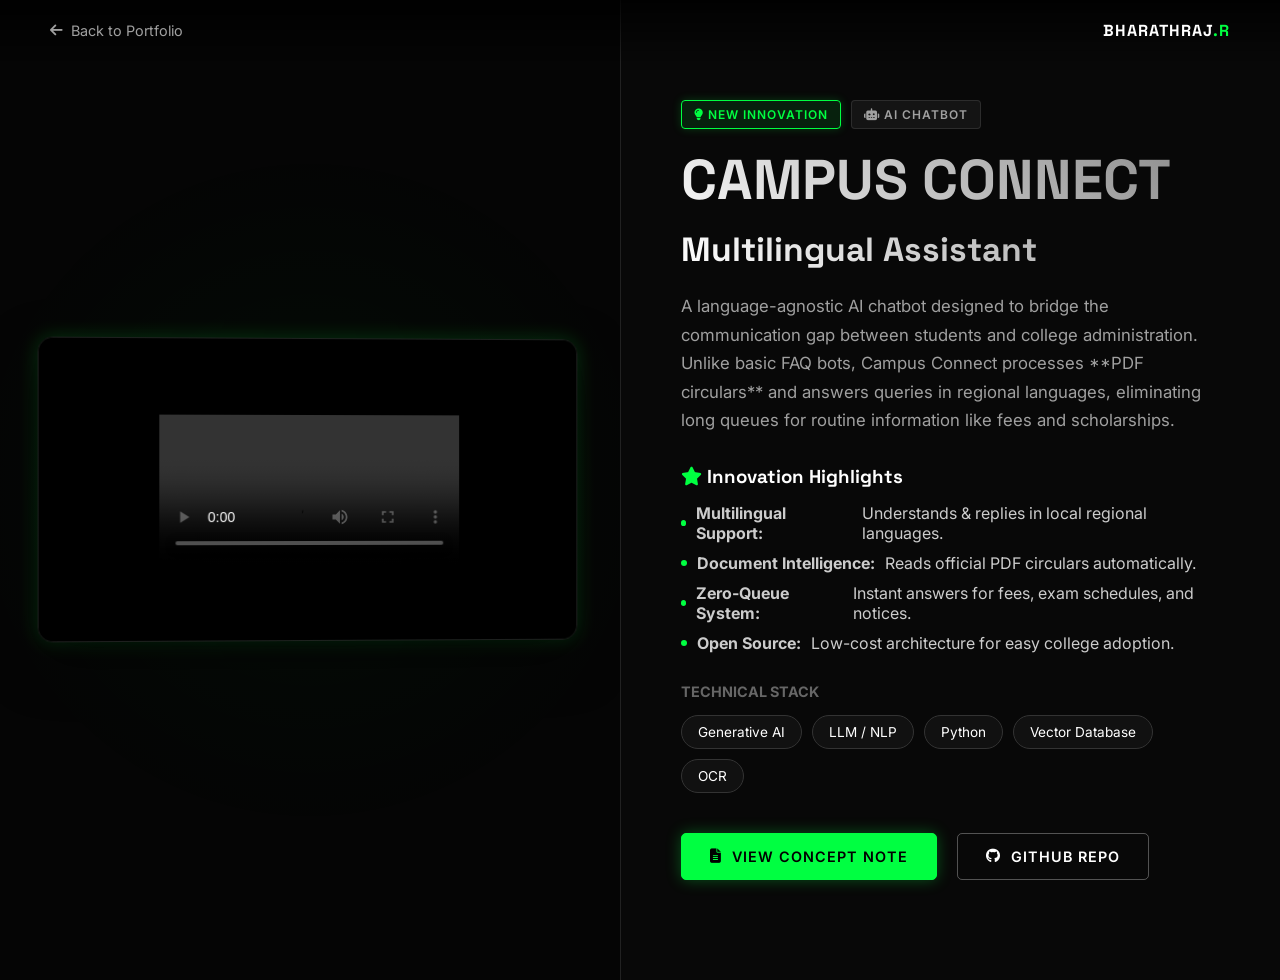
<file: project-view.html>
<!DOCTYPE html>
<html lang="en">
<head>
    <meta charset="UTF-8">
    <meta name="viewport" content="width=device-width, initial-scale=1.0">
    <title>CAMPUS CONNECT | Bharathraj R</title>
    <link rel="stylesheet" href="css/project-style.css">
    <link href="https://fonts.googleapis.com/css2?family=Inter:wght@300;400;600&family=Space+Grotesk:wght@500;700&display=swap" rel="stylesheet">
    <link rel="stylesheet" href="https://cdnjs.cloudflare.com/ajax/libs/font-awesome/6.4.0/css/all.min.css">
</head>
<body>

    <nav class="glass-nav">
        <a href="index.html" class="back-link"><i class="fas fa-arrow-left"></i> Back to Portfolio</a>
        <div class="logo">BHARATHRAJ<span class="neon-text">.R</span></div>
    </nav>

    <main class="split-container">
        
        <div class="split-left slide-in-left">
            <div class="video-frame">
                <div class="video-overlay"></div>
                <iframe 
                    src="CAMPUS CONNENT.mp4" 
                    title="AI Chatbot Concept" 
                    frameborder="0" 
                    allow="accelerometer; autoplay; clipboard-write; encrypted-media; gyroscope; picture-in-picture" 
                    allowfullscreen>
                </iframe>
            </div>
        </div>

        <div class="split-right slide-in-right">
            <div class="content-box">
                
                <div class="badge-container">
                    <span class="badge highlight-badge"><i class="fas fa-lightbulb"></i> NEW INNOVATION</span>
                    <span class="badge"><i class="fas fa-robot"></i> AI CHATBOT</span>
                </div>

                <h1 class="project-title">CAMPUS CONNECT <br> <span style="font-size: 0.6em; color: #666;">Multilingual Assistant</span></h1>
                
                <p class="project-desc">
                    A language-agnostic AI chatbot designed to bridge the communication gap between students and college administration. 
                    Unlike basic FAQ bots, Campus Connect processes **PDF circulars** and answers queries in regional languages, eliminating long queues for routine information like fees and scholarships.
                </p>

                <div class="features-list">
                    <h3><i class="fas fa-star neon-text"></i> Innovation Highlights</h3>
                    <ul>
                        <li><b>Multilingual Support:</b> Understands & replies in local regional languages.</li>
                        <li><b>Document Intelligence:</b> Reads official PDF circulars automatically.</li>
                        <li><b>Zero-Queue System:</b> Instant answers for fees, exam schedules, and notices.</li>
                        <li><b>Open Source:</b> Low-cost architecture for easy college adoption.</li>
                    </ul>
                </div>

                <div class="tech-stack">
                    <h3>Technical Stack</h3>
                    <div class="tags">
                        <span>Generative AI</span>
                        <span>LLM / NLP</span>
                        <span>Python</span>
                        <span>Vector Database</span>
                        <span>OCR</span>
                    </div>
                </div>

                <div class="action-buttons">
                    <a href="#" class="btn primary-btn">
                        <i class="fas fa-file-alt"></i> View Concept Note
                    </a>
                    <a href="https://github.com/BHARATHRAJ-2996" target="_blank" class="btn secondary-btn">
                        <i class="fab fa-github"></i> GitHub Repo
                    </a>
                </div>

            </div>
        </div>

    </main>

    <script src="js/project-script.js"></script>
</body>
</html>
</file>
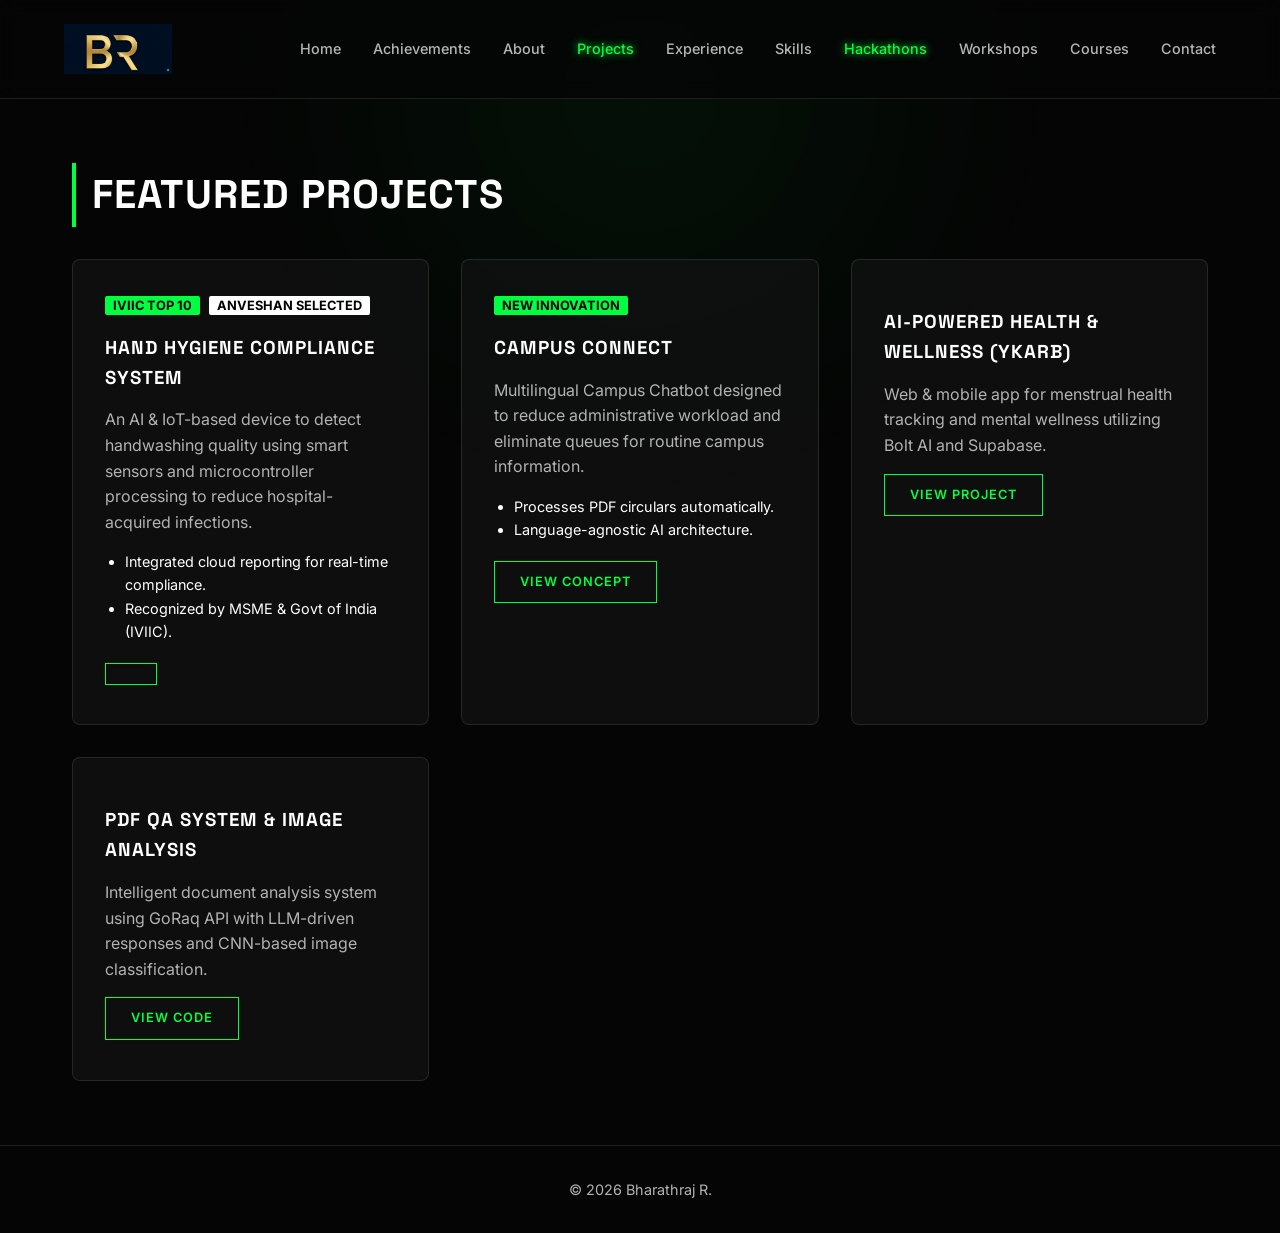
<file: projects.html>
<!DOCTYPE html>
<html lang="en">
<head>
    <meta charset="UTF-8">
    <meta name="viewport" content="width=device-width, initial-scale=1.0">
    <title>Projects | Bharathraj R</title>
    <link rel="stylesheet" href="css/style.css">
    <link href="https://fonts.googleapis.com/css2?family=Inter:wght@300;400;600&family=Space+Grotesk:wght@500;700&display=swap" rel="stylesheet">
</head>
<body>
    <nav>
        </a>
           <img src="images/Gemini_Generated_Image_2h5lo2h5lo2h5lo2.png" alt="BR Logo" class="logo-img" style="height: 50px; width: auto;">
        </a>
        <ul class="nav-links">
                <li><a href="index.html">Home</a></li>
            <li><a href="achievements.html">Achievements</a></li>
            <li><a href="about.html">About</a></li>
            <li><a href="projects.html">Projects</a></li>
            <li><a href="experience.html">Experience</a></li>
            <li><a href="skills.html">Skills</a></li>
            <li><a href="hackathons.html" class="active">Hackathons</a></li>
            <li><a href="workshops.html">Workshops</a></li>
            <li><a href="certifications.html">Courses</a></li>
            <li><a href="contact.html">Contact</a></li>
        </ul>
    </nav>

    <div class="container fade-in">
        <h2 class="section-title">Featured Projects</h2>
        <div class="grid">
            <div class="card">
                <span style="background: var(--neon-green); color: black; padding: 2px 8px; font-size: 0.8rem; font-weight: bold; border-radius: 2px;">IVIIC TOP 10</span>
                <span style="background: #fff; color: black; padding: 2px 8px; font-size: 0.8rem; font-weight: bold; border-radius: 2px; margin-left: 5px;">ANVESHAN SELECTED</span>
                <h3 style="margin-top: 15px;">Hand Hygiene Compliance System</h3>
                <p style="color: var(--text-muted); margin: 15px 0;">An AI & IoT-based device to detect handwashing quality using smart sensors and microcontroller processing to reduce hospital-acquired infections.</p>
                <ul style="font-size: 0.9rem; margin-bottom: 20px; padding-left: 20px; list-style-type: disc;">
                    <li>Integrated cloud reporting for real-time compliance.</li>
                    <li>Recognized by MSME & Govt of India (IVIIC).</li>
                </ul>
                <a href="#" class="btn" style="font-size: 0.8rem;"></a>
            </div>

            <div class="card">
                <span style="background: var(--neon-green); color: black; padding: 2px 8px; font-size: 0.8rem; font-weight: bold; border-radius: 2px;">NEW INNOVATION</span>
                <h3 style="margin-top: 15px;">CAMPUS CONNECT</h3>
                <p style="color: var(--text-muted); margin: 15px 0;">Multilingual Campus Chatbot designed to reduce administrative workload and eliminate queues for routine campus information.</p>
                <ul style="font-size: 0.9rem; margin-bottom: 20px; padding-left: 20px; list-style-type: disc;">
                    <li>Processes PDF circulars automatically.</li>
                    <li>Language-agnostic AI architecture.</li>
                </ul>
                <a href="project-view.html" class="btn" style="font-size: 0.8rem;">View Concept</a>
            </div>

            <div class="card">
                <h3 style="margin-top: 15px;">AI-Powered Health & Wellness (Ykarb)</h3>
                <p style="color: var(--text-muted); margin: 15px 0;">Web & mobile app for menstrual health tracking and mental wellness utilizing Bolt AI and Supabase.</p>
                <a href="https://fastidious-squirrel-f5cfcd.netlify.app" class="btn" style="font-size: 0.8rem;">View Project</a>
            </div>

            <div class="card">
                <h3 style="margin-top: 15px;">PDF QA System & Image Analysis</h3>
                <p style="color: var(--text-muted); margin: 15px 0;">Intelligent document analysis system using GoRaq API with LLM-driven responses and CNN-based image classification.</p>
                <a href="https://github.com/BHARATHRAJ-2996/Rag-pdf" class="btn" style="font-size: 0.8rem;">View Code</a>
            </div>
        </div>
    </div>

    <footer><p>&copy; 2026 Bharathraj R.</p></footer>
    <script src="js/script.js"></script>
</body>
</html>
</file>
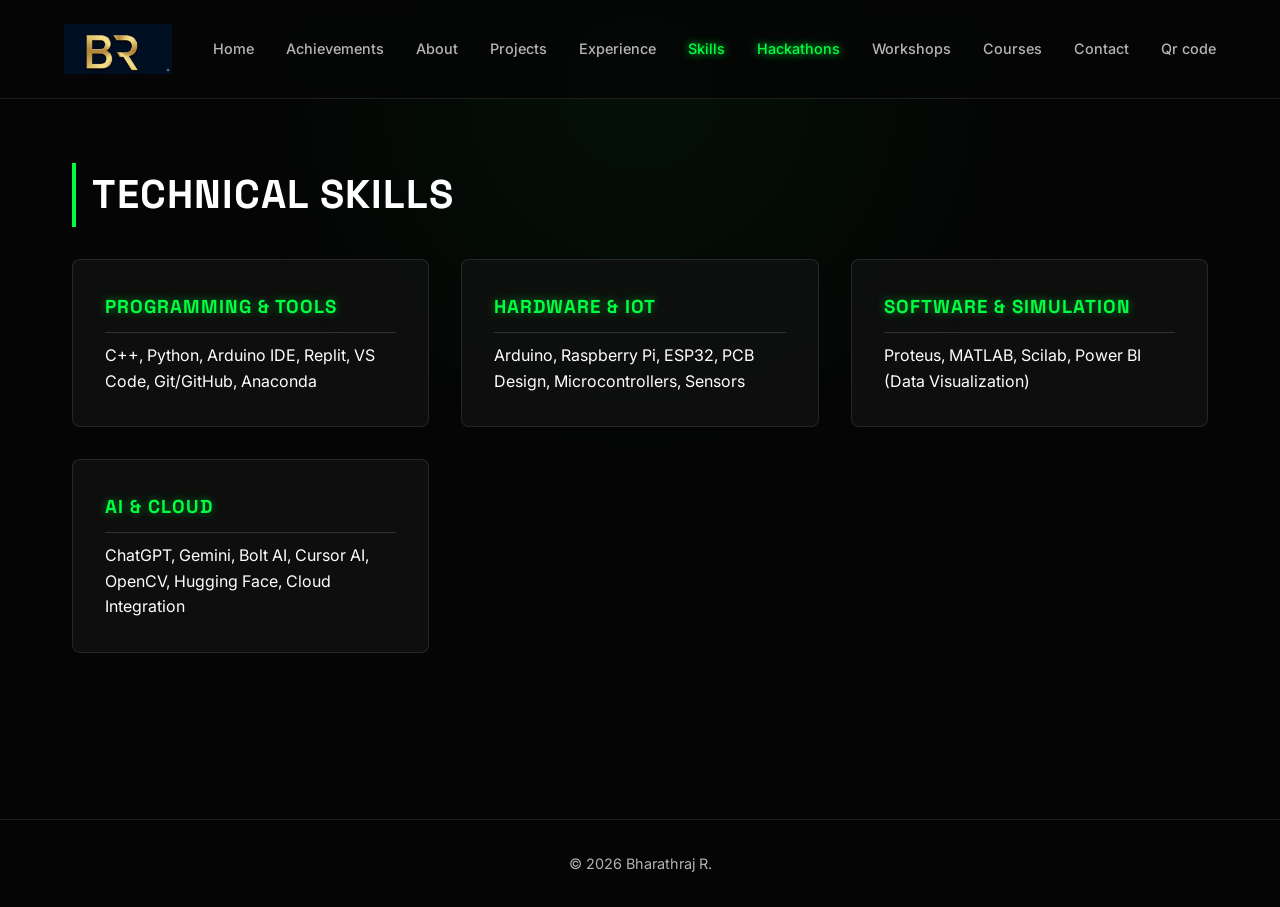
<file: skills.html>
<!DOCTYPE html>
<html lang="en">
<head>
    <meta charset="UTF-8">
    <meta name="viewport" content="width=device-width, initial-scale=1.0">
    <title>Skills | Bharathraj R</title>
    <link rel="stylesheet" href="css/style.css">
    <link href="https://fonts.googleapis.com/css2?family=Inter:wght@300;400;600&family=Space+Grotesk:wght@500;700&display=swap" rel="stylesheet">
</head>
<body>
    <nav>
       </a>
           <img src="images/Gemini_Generated_Image_2h5lo2h5lo2h5lo2.png" alt="BR Logo" class="logo-img" style="height: 50px; width: auto;">
        </a>
        <ul class="nav-links">
               <li><a href="index.html">Home</a></li>
            <li><a href="achievements.html">Achievements</a></li>
            <li><a href="about.html">About</a></li>
            <li><a href="projects.html">Projects</a></li>
            <li><a href="experience.html">Experience</a></li>
            <li><a href="skills.html">Skills</a></li>
            <li><a href="hackathons.html" class="active">Hackathons</a></li>
            <li><a href="workshops.html">Workshops</a></li>
            <li><a href="certifications.html">Courses</a></li>
            <li><a href="contact.html">Contact</a></li>
             <li><a href="card.html">Qr code</a></li>
        </ul>
    </nav>

    <div class="container fade-in">
        <h2 class="section-title">Technical Skills</h2>
        <div class="grid">
            
            <div class="card">
                <h3 class="neon-text">Programming & Tools</h3>
                <hr style="border: 0; border-top: 1px solid #333; margin: 10px 0;">
                <p>C++, Python, Arduino IDE, Replit, VS Code, Git/GitHub, Anaconda</p>
            </div>

            <div class="card">
                <h3 class="neon-text">Hardware & IoT</h3>
                <hr style="border: 0; border-top: 1px solid #333; margin: 10px 0;">
                <p>Arduino, Raspberry Pi, ESP32, PCB Design, Microcontrollers, Sensors</p>
            </div>

            <div class="card">
                <h3 class="neon-text">Software & Simulation</h3>
                <hr style="border: 0; border-top: 1px solid #333; margin: 10px 0;">
                <p>Proteus, MATLAB, Scilab, Power BI (Data Visualization)</p>
            </div>

            <div class="card">
                <h3 class="neon-text">AI & Cloud</h3>
                <hr style="border: 0; border-top: 1px solid #333; margin: 10px 0;">
                <p>ChatGPT, Gemini, Bolt AI, Cursor AI, OpenCV, Hugging Face, Cloud Integration</p>
            </div>

        </div>
    </div>

    <footer><p>&copy; 2026 Bharathraj R.</p></footer>
    <script src="js/script.js"></script>
</body>
</html>
</file>
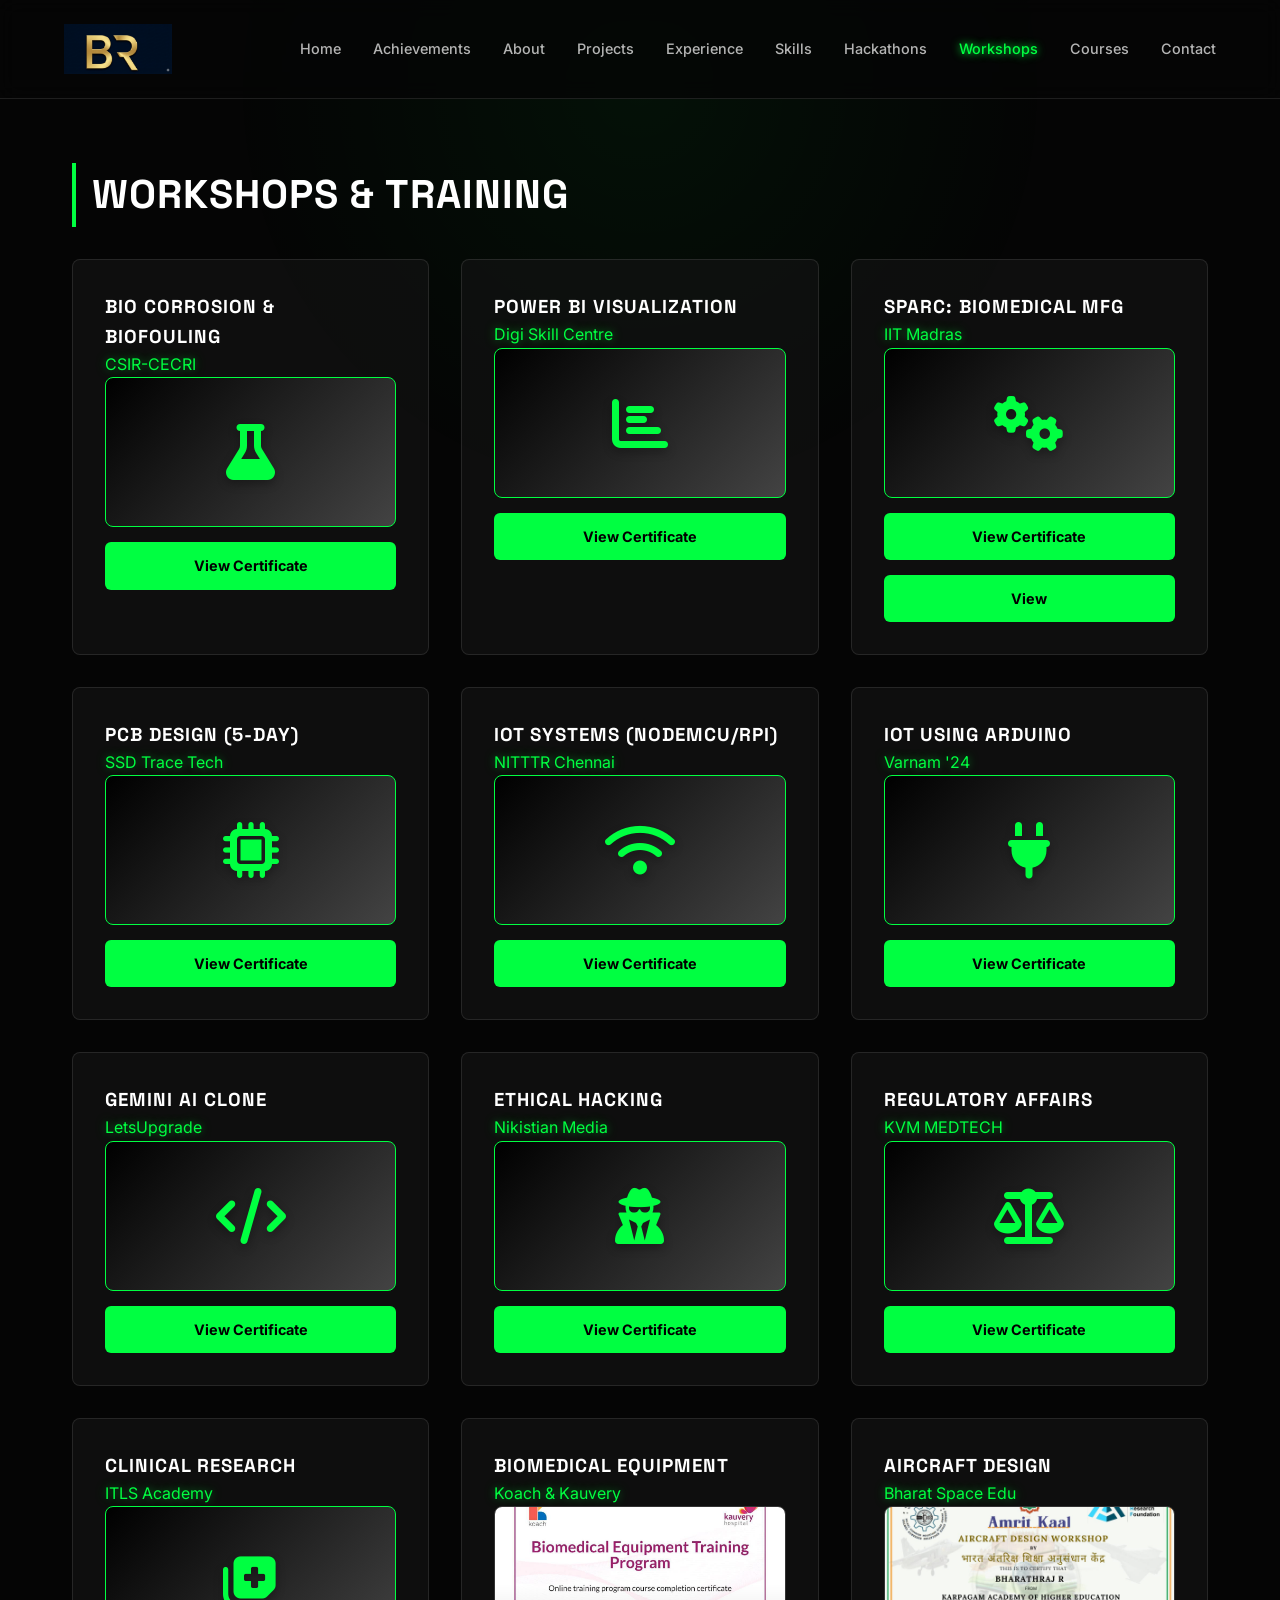
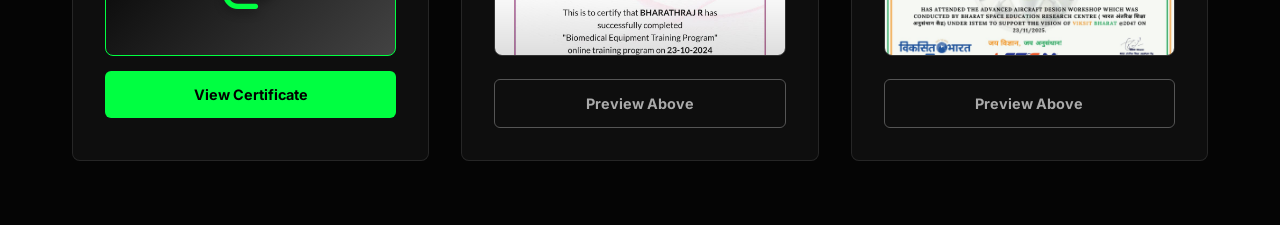
<file: workshops.html>
<!DOCTYPE html>
<html lang="en">
<head>
    <meta charset="UTF-8">
    <meta name="viewport" content="width=device-width, initial-scale=1.0">
    <title>Workshops | Bharathraj R</title>
    <link rel="stylesheet" href="css/style.css">
    <link href="https://fonts.googleapis.com/css2?family=Inter:wght@300;400;600&family=Space+Grotesk:wght@500;700&display=swap" rel="stylesheet">
    <link rel="stylesheet" href="https://cdnjs.cloudflare.com/ajax/libs/font-awesome/6.4.0/css/all.min.css">
    <style>
        /* --- LOGO STYLE --- */
        .logo-img {
            height: 40px;
            width: auto;
            vertical-align: middle;
        }

        /* --- VISUAL THUMBNAIL STYLES --- */
        .visual-thumb { 
            width: 100%; 
            height: 150px; 
            display: flex; 
            flex-direction: column;
            align-items: center; 
            justify-content: center; 
            border-radius: 8px; 
            transition: 0.3s;
            position: relative;
            overflow: hidden;
            border: 1px solid rgba(255,255,255,0.1);
        }
        
        .visual-thumb:hover { 
            transform: scale(1.02);
            box-shadow: 0 0 20px rgba(0, 255, 65, 0.3);
        }

        .visual-thumb i { 
            font-size: 3.5rem; 
            color: white; 
            text-shadow: 0 4px 10px rgba(0,0,0,0.3);
            z-index: 2;
        }

        /* --- THEMED GRADIENTS --- */
        .grad-chem { background: linear-gradient(135deg, #00c6ff 0%, #0072ff 100%); }       
        .grad-data { background: linear-gradient(135deg, #f7971e 0%, #ffd200 100%); }       
        .grad-mfg { background: linear-gradient(135deg, #302b63 0%, #24243e 100%); border: 1px solid #777; } 
        .grad-chip { background: linear-gradient(135deg, #11998e 0%, #38ef7d 100%); }       
        .grad-iot { background: linear-gradient(135deg, #8360c3 0%, #2ebf91 100%); }        
        .grad-code { background: linear-gradient(135deg, #2980b9 0%, #6dd5fa 100%); }       
        .grad-hack { background: linear-gradient(135deg, #000000 0%, #434343 100%); border: 1px solid var(--neon-green); } 
        .grad-legal { background: linear-gradient(135deg, #AA076B 0%, #61045F 100%); }      
        .grad-med { background: linear-gradient(135deg, #ef473a 0%, #cb2d3e 100%); }        

        .grad-hack i { color: var(--neon-green); }

        /* Image Thumbnail Style */
        .img-thumb { 
            width: 100%; 
            height: 150px; 
            object-fit: cover; 
            border-radius: 8px; 
            border: 1px solid #333; 
            cursor: pointer; 
            transition: 0.3s;
        }
        .img-thumb:hover { transform: scale(1.02); border-color: var(--neon-green); }
        
        /* Button Style */
        .btn-view { 
            display: block; 
            width: 100%; 
            padding: 12px; 
            text-align: center; 
            background: var(--neon-green); 
            color: black; 
            font-weight: bold; 
            text-decoration: none; 
            border-radius: 6px; 
            font-size: 0.9rem; 
            margin-top: 15px;
            transition: 0.3s;
        }
        .btn-view:hover { background: white; box-shadow: 0 0 15px var(--neon-green); }
        
        /* Lightbox */
        .lightbox { display: none; position: fixed; z-index: 9999; left: 0; top: 0; width: 100%; height: 100%; background: rgba(0,0,0,0.95); align-items: center; justify-content: center; }
        .lightbox-content { max-width: 90%; max-height: 90%; border: 2px solid var(--neon-green); }
    </style>
</head>
<body>
    <nav>
        </a>
           <img src="images/Gemini_Generated_Image_2h5lo2h5lo2h5lo2.png" alt="BR Logo" class="logo-img" style="height: 50px; width: auto;">
        </a>
        <ul class="nav-links">
            <li><a href="index.html">Home</a></li>
            <li><a href="achievements.html">Achievements</a></li>
            <li><a href="about.html">About</a></li>
            <li><a href="projects.html">Projects</a></li>
            <li><a href="experience.html">Experience</a></li>
            <li><a href="skills.html">Skills</a></li>
            <li><a href="hackathons.html">Hackathons</a></li>
            <li><a href="workshops.html" class="active">Workshops</a></li>
            <li><a href="certifications.html">Courses</a></li>
            <li><a href="contact.html">Contact</a></li>
        </ul>
    </nav>

    <div class="container">
        <h2 class="section-title">Workshops & Training</h2>
        <div class="grid">
            
            <div class="card">
                <h3>Bio Corrosion & Biofouling</h3>
                <p class="neon-text">CSIR-CECRI</p>
                <div class="visual-thumb grad-hack">
                    <i class="fas fa-flask"></i>
                </div>
                <a href="images/CECRI-2025-23BEBME011.pdf" target="_blank" class="btn-view">View Certificate</a>
            </div>

            <div class="card">
                <h3>Power BI Visualization</h3>
                <p class="neon-text">Digi Skill Centre</p>
                <div class="visual-thumb grad-hack">
                    <i class="fas fa-chart-bar"></i>
                </div>
                <a href="images/FInal power bi August.pdf" target="_blank" class="btn-view">View Certificate</a>
            </div>

            <div class="card">
                <h3>SPARC: Biomedical Mfg</h3>
                <p class="neon-text">IIT Madras</p>
                <div class="visual-thumb grad-hack">
                    <i class="fas fa-cogs"></i>
                </div>
                <a href="images/IIT CERTIFICATE OF WORKSHOP .pdf" target="_blank" class="btn-view">View Certificate</a>
                <a href="https://www.linkedin.com/posts/bharathrajr2996_iit-madras-activity-7406016141996793856-yOXR?utm_source=share&utm_medium=member_desktop&rcm=ACoAAEayBTEBFusL8tCXeE-1EZrxdGlycaO0i-8"target="_blank" class="btn-view">View</a>
            </div>

            <div class="card">
                <h3>PCB Design (5-Day)</h3>
                <p class="neon-text">SSD Trace Tech</p>
                <div class="visual-thumb grad-hack">
                    <i class="fas fa-microchip"></i>
                </div>
                <a href="images/PCB CERTIFICATE .pdf" target="_blank" class="btn-view">View Certificate</a>
            </div>

            <div class="card">
                <h3>IoT Systems (NodeMCU/RPi)</h3>
                <p class="neon-text">NITTTR Chennai</p>
                <div class="visual-thumb grad-hack">
                    <i class="fas fa-wifi"></i>
                </div>
                <a href="images/IOT.pdf" target="_blank" class="btn-view">View Certificate</a>
            </div>

            <div class="card">
                <h3>IoT using Arduino</h3>
                <p class="neon-text">Varnam '24</p>
                <div class="visual-thumb grad-hack">
                    <i class="fas fa-plug"></i>
                </div>
                <a href="images/KIT WORKSHOP.pdf" target="_blank" class="btn-view">View Certificate</a>
            </div>

            <div class="card">
                <h3>Gemini AI Clone</h3>
                <p class="neon-text">LetsUpgrade</p>
                <div class="visual-thumb grad-hack">
                    <i class="fas fa-code"></i>
                </div>
                <a href="images/gemini clone.pdf" target="_blank" class="btn-view">View Certificate</a>
            </div>

            <div class="card">
                <h3>Ethical Hacking</h3>
                <p class="neon-text">Nikistian Media</p>
                <div class="visual-thumb grad-hack">
                    <i class="fas fa-user-secret"></i>
                </div>
                <a href="images/Hacking Course Completion Certificate (1).pdf" target="_blank" class="btn-view">View Certificate</a>
            </div>

            <div class="card">
                <h3>Regulatory Affairs</h3>
                <p class="neon-text">KVM MEDTECH</p>
                <div class="visual-thumb grad-hack">
                    <i class="fas fa-balance-scale"></i>
                </div>
                <a href="images/Regulatory Affairs and Quality Assurance Demystified.pdf" target="_blank" class="btn-view">View Certificate</a>
            </div>

            <div class="card">
                <h3>Clinical Research</h3>
                <p class="neon-text">ITLS Academy</p>
                <div class="visual-thumb grad-hack">
                    <i class="fas fa-notes-medical"></i>
                </div>
                <a href="images/ITLS Academy for this certification_.pdf" target="_blank" class="btn-view">View Certificate</a>
            </div>

            <div class="card">
                <h3>Biomedical Equipment</h3>
                <p class="neon-text">Koach & Kauvery</p>
                <img src="images/WhatsApp Image 2026-01-06 at 9.02.55 AM.jpeg" class="img-thumb" onclick="openLightbox(this)">
                <a href="#" onclick="return false;" class="btn-view" style="background:transparent; border:1px solid #555; color:#aaa;">Preview Above</a>
            </div>

            <div class="card">
                <h3>Aircraft Design</h3>
                <p class="neon-text">Bharat Space Edu</p>
                <img src="images/WhatsApp Image 2026-01-06 at 9.16.02 AM.jpeg" class="img-thumb" onclick="openLightbox(this)">
                <a href="#" onclick="return false;" class="btn-view" style="background:transparent; border:1px solid #555; color:#aaa;">Preview Above</a>
            </div>

        </div>
    </div>

    <div id="lightbox" class="lightbox" onclick="this.style.display='none'">
        <img id="lightbox-img" class="lightbox-content">
    </div>
    
    <script>
        function openLightbox(el) {
            document.getElementById('lightbox-img').src = el.src;
            document.getElementById('lightbox').style.display = 'flex';
        }
    </script>
</body>
</html>
</file>
<file: css/style.css>
/* --- CINEMATIC THEME VARIABLES --- */
:root {
    --bg-color: #050505;
    --card-bg: rgba(20, 20, 20, 0.6);
    --neon-green: #00ff41;
    --text-white: #ffffff;
    --text-muted: #b3b3b3;
    --glass-border: 1px solid rgba(255, 255, 255, 0.1);
    --glow: 0 0 15px rgba(0, 255, 65, 0.4);
    --font-heading: 'Space Grotesk', sans-serif;
    --font-body: 'Inter', sans-serif;
}

/* --- RESET & BASICS --- */
* {
    margin: 0;
    padding: 0;
    box-sizing: border-box;
    scroll-behavior: smooth;
}

body {
    background-color: var(--bg-color);
    color: var(--text-white);
    font-family: var(--font-body);
    line-height: 1.6;
    overflow-x: hidden;
}

a { text-decoration: none; color: inherit; transition: 0.3s; }
ul { list-style: none; }

/* Background Mesh Gradient (Subtle) */
body::before {
    content: '';
    position: fixed;
    top: 0; left: 0; width: 100%; height: 100%;
    background: radial-gradient(circle at 50% 10%, rgba(0, 255, 65, 0.05), transparent 40%);
    pointer-events: none;
    z-index: -1;
}

/* --- TYPOGRAPHY --- */
h1, h2, h3, h4 { font-family: var(--font-heading); text-transform: uppercase; letter-spacing: 1px; }
.neon-text { color: var(--neon-green); text-shadow: 0 0 10px rgba(0, 255, 65, 0.5); }
.section-title { font-size: 2.5rem; margin-bottom: 2rem; border-left: 4px solid var(--neon-green); padding-left: 1rem; }

/* --- NAVIGATION --- */
nav {
    display: flex;
    justify-content: space-between;
    align-items: center;
    padding: 1.5rem 5%;
    background: rgba(5, 5, 5, 0.8);
    backdrop-filter: blur(10px);
    position: sticky;
    top: 0;
    z-index: 1000;
    border-bottom: var(--glass-border);
}

.logo { font-size: 1.5rem; font-weight: 700; color: var(--text-white); }
.nav-links { display: flex; gap: 2rem; }
.nav-links a { font-size: 0.9rem; font-weight: 500; opacity: 0.7; }
.nav-links a:hover, .nav-links a.active { color: var(--neon-green); opacity: 1; text-shadow: 0 0 8px var(--neon-green); }

/* --- BUTTONS --- */
.btn {
    display: inline-block;
    padding: 10px 25px;
    border: 1px solid var(--neon-green);
    color: var(--neon-green);
    font-weight: 600;
    text-transform: uppercase;
    letter-spacing: 1px;
    transition: 0.4s;
    position: relative;
    overflow: hidden;
    background: transparent;
    cursor: pointer;
}

.btn:hover {
    background: var(--neon-green);
    color: #000;
    box-shadow: var(--glow);
}

/* --- LAYOUTS --- */
.container { max-width: 1200px; margin: 0 auto; padding: 4rem 2rem; min-height: 80vh; }
.grid { display: grid; grid-template-columns: repeat(auto-fit, minmax(300px, 1fr)); gap: 2rem; }

/* --- CARDS (Glassmorphism) --- */
.card {
    background: var(--card-bg);
    border: var(--glass-border);
    padding: 2rem;
    border-radius: 8px;
    transition: 0.4s;
    position: relative;
}

.card:hover {
    transform: translateY(-5px);
    border-color: var(--neon-green);
    box-shadow: var(--glow);
}

/* --- TIMELINE (Experience) --- */
.timeline { border-left: 2px solid rgba(255, 255, 255, 0.1); padding-left: 2rem; margin-left: 1rem; }
.timeline-item { margin-bottom: 3rem; position: relative; }
.timeline-item::before {
    content: ''; position: absolute; left: -2.6rem; top: 5px;
    width: 15px; height: 15px; background: var(--neon-green);
    border-radius: 50%; box-shadow: var(--glow);
}

/* --- FORMS --- */
input, textarea {
    width: 100%;
    padding: 15px;
    margin-bottom: 1rem;
    background: rgba(255,255,255,0.05);
    border: 1px solid #333;
    color: white;
    font-family: var(--font-body);
}
input:focus, textarea:focus { outline: none; border-color: var(--neon-green); }

/* --- FOOTER --- */
footer { text-align: center; padding: 2rem; border-top: var(--glass-border); color: var(--text-muted); font-size: 0.9rem; margin-top: auto;}

/* --- ANIMATIONS --- */
.fade-in { opacity: 0; transform: translateY(20px); transition: 0.6s ease-out; }
.fade-in.visible { opacity: 1; transform: translateY(0); }

/* --- MOBILE RESPONSIVE --- */
@media (max-width: 768px) {
    .nav-links { display: none; } /* Add JS toggle for mobile menu if needed, keeping it simple for now */
    .section-title { font-size: 2rem; }
    h1 { font-size: 2.5rem; }
}
</file>
<file: css/project-style.css>
:root {
    --bg-color: #050505;
    --neon-green: #00ff41;
    --glass-bg: rgba(255, 255, 255, 0.03);
    --glass-border: 1px solid rgba(255, 255, 255, 0.1);
    --text-main: #ffffff;
    --text-muted: #a0a0a0;
    --glow: 0 0 20px rgba(0, 255, 65, 0.2);
    --font-heading: 'Space Grotesk', sans-serif;
    --font-body: 'Inter', sans-serif;
}

* { margin: 0; padding: 0; box-sizing: border-box; }

body {
    background-color: var(--bg-color);
    color: var(--text-main);
    font-family: var(--font-body);
    overflow-x: hidden; /* Prevent horizontal scroll */
}

/* --- NAVIGATION --- */
.glass-nav {
    position: fixed;
    top: 0;
    width: 100%;
    padding: 20px 50px;
    display: flex;
    justify-content: space-between;
    align-items: center;
    z-index: 100;
    background: linear-gradient(180deg, rgba(0,0,0,0.8) 0%, transparent 100%);
}

.back-link {
    color: var(--text-muted);
    text-decoration: none;
    font-size: 0.9rem;
    transition: 0.3s;
    display: flex;
    align-items: center;
    gap: 8px;
}

.back-link:hover { color: var(--neon-green); transform: translateX(-5px); }
.neon-text { color: var(--neon-green); }
.logo { font-family: var(--font-heading); font-weight: 700; letter-spacing: 1px; }

/* --- SPLIT LAYOUT CONTAINER --- */
.split-container {
    display: flex;
    min-height: 100vh;
    width: 100%;
    position: relative;
}

/* --- LEFT SIDE (VIDEO) --- */
.split-left {
    flex: 1;
    display: flex;
    align-items: center;
    justify-content: center;
    position: relative;
    padding: 40px;
    background: radial-gradient(circle at center, rgba(0, 255, 65, 0.03), transparent 60%);
}

.video-frame {
    width: 100%;
    max-width: 700px;
    aspect-ratio: 16/9;
    border-radius: 15px;
    overflow: hidden;
    box-shadow: 0 20px 50px rgba(0,0,0,0.5), var(--glow);
    border: var(--glass-border);
    position: relative;
    transform: perspective(1000px) rotateY(2deg); /* Subtle 3D effect */
    transition: 0.5s ease;
}

.video-frame:hover {
    transform: perspective(1000px) rotateY(0deg) scale(1.02);
    box-shadow: 0 30px 60px rgba(0, 255, 65, 0.15);
}

.video-frame iframe { width: 100%; height: 100%; object-fit: cover; }

/* --- RIGHT SIDE (CONTENT) --- */
.split-right {
    flex: 1;
    display: flex;
    align-items: center;
    padding: 100px 60px;
    background: #080808;
    border-left: var(--glass-border);
    position: relative;
    z-index: 2;
}

.content-box { max-width: 600px; }

/* TYPOGRAPHY & ELEMENTS */
.project-title {
    font-family: var(--font-heading);
    font-size: 3.5rem;
    line-height: 1.1;
    margin: 20px 0;
    background: linear-gradient(45deg, #fff, #888);
    -webkit-background-clip: text;
    -webkit-text-fill-color: transparent;
}

.badge-container { display: flex; gap: 10px; flex-wrap: wrap; }

.badge {
    font-size: 0.75rem;
    padding: 6px 12px;
    border-radius: 4px;
    border: var(--glass-border);
    color: var(--text-muted);
    font-weight: 600;
    letter-spacing: 1px;
    background: rgba(255,255,255,0.05);
}

.badge.highlight-badge {
    background: rgba(0, 255, 65, 0.1);
    color: var(--neon-green);
    border-color: var(--neon-green);
    box-shadow: 0 0 10px rgba(0, 255, 65, 0.2);
}

.project-desc {
    color: var(--text-muted);
    line-height: 1.7;
    font-size: 1.05rem;
    margin-bottom: 30px;
}

.features-list h3 { font-family: var(--font-heading); margin-bottom: 15px; color: #fff; }
.features-list ul { list-style: none; margin-bottom: 30px; }
.features-list li {
    margin-bottom: 10px;
    color: #ccc;
    display: flex;
    align-items: center;
    gap: 10px;
}
.features-list li::before {
    content: '';
    width: 6px; height: 6px;
    background: var(--neon-green);
    border-radius: 50%;
}

.tech-stack h3 { font-size: 0.9rem; text-transform: uppercase; color: #666; margin-bottom: 15px; }
.tags { display: flex; flex-wrap: wrap; gap: 10px; margin-bottom: 40px; }
.tags span {
    padding: 8px 16px;
    background: #111;
    border: 1px solid #333;
    border-radius: 20px;
    font-size: 0.85rem;
    color: #fff;
    transition: 0.3s;
}
.tags span:hover { border-color: var(--neon-green); color: var(--neon-green); }

/* BUTTONS */
.action-buttons { display: flex; gap: 20px; }
.btn {
    padding: 14px 28px;
    border-radius: 5px;
    text-decoration: none;
    font-weight: 600;
    text-transform: uppercase;
    font-size: 0.9rem;
    letter-spacing: 1px;
    transition: all 0.3s ease;
    display: flex;
    align-items: center;
    gap: 10px;
}

.primary-btn {
    background: var(--neon-green);
    color: #000;
    border: 1px solid var(--neon-green);
    box-shadow: 0 0 15px rgba(0, 255, 65, 0.3);
}
.primary-btn:hover {
    background: transparent;
    color: var(--neon-green);
    box-shadow: 0 0 25px rgba(0, 255, 65, 0.5);
}

.secondary-btn {
    background: transparent;
    color: #fff;
    border: 1px solid rgba(255,255,255,0.3);
}
.secondary-btn:hover {
    border-color: #fff;
    background: rgba(255,255,255,0.1);
}

/* --- ANIMATIONS --- */
.slide-in-left { animation: slideLeft 1s cubic-bezier(0.16, 1, 0.3, 1) forwards; opacity: 0; transform: translateX(-50px); }
.slide-in-right { animation: slideRight 1s cubic-bezier(0.16, 1, 0.3, 1) 0.2s forwards; opacity: 0; transform: translateX(50px); }

@keyframes slideLeft { to { opacity: 1; transform: translateX(0); } }
@keyframes slideRight { to { opacity: 1; transform: translateX(0); } }

/* --- RESPONSIVE MOBILE --- */
@media (max-width: 900px) {
    .split-container { flex-direction: column; }
    .split-left { padding: 80px 20px 40px; min-height: 40vh; }
    .split-right { padding: 40px 20px; border-left: none; }
    .project-title { font-size: 2.5rem; }
    .video-frame { transform: none; }
    .video-frame:hover { transform: none; }
}
</file>
